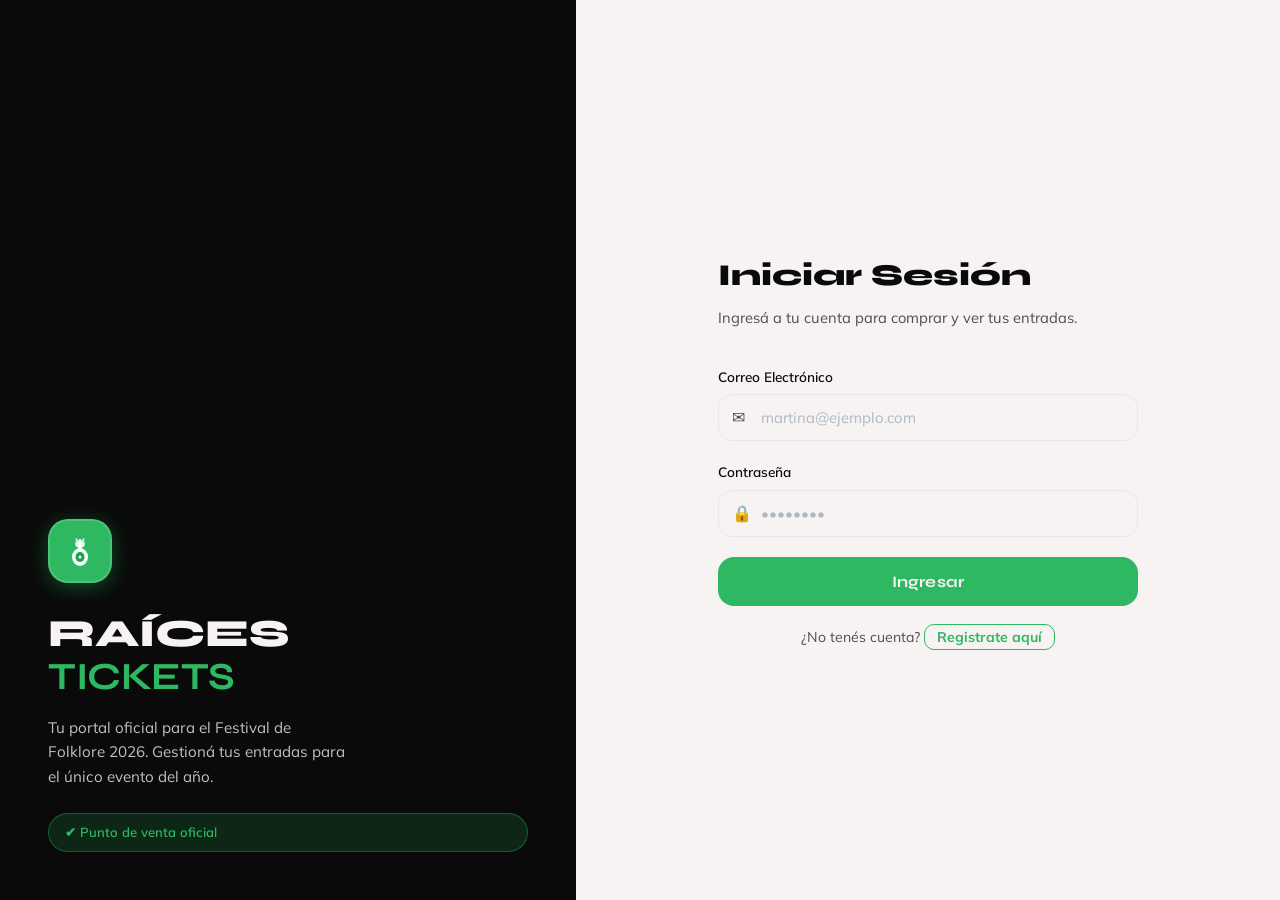
<file: PROYECTO FOLKLORE/vista/modulos/index.html>
<!DOCTYPE html>
<html lang="es">
<head>
  <meta charset="UTF-8" />
  <meta name="viewport" content="width=device-width, initial-scale=1.0" />
  <title>Iniciar Sesión — Raíces Tickets</title>
  <link rel="stylesheet" href="../../assets/css/estilos.css" />
  <link rel="icon" type="image/png" href="../../files/img/favicon.png" />
</head>

<body>

  <div class="auth-wrapper">

    <!-- ═══ PANEL IZQUIERDO ═══ -->
    <div class="auth-panel-izquierdo">
      <div class="logo-icono">
        <svg width="36" height="36" viewBox="0 0 36 36" fill="none" xmlns="http://www.w3.org/2000/svg">
          <!-- Silueta guitarra folklórica estilizada -->
          <ellipse cx="18" cy="24" rx="8" ry="9" fill="white" fill-opacity="0.95"/>
          <ellipse cx="18" cy="24" rx="4.5" ry="5" fill="#16a34a"/>
          <rect x="16.5" y="6" width="3" height="13" rx="1.5" fill="white" fill-opacity="0.95"/>
          <ellipse cx="18" cy="11" rx="5" ry="4" fill="white" fill-opacity="0.85"/>
          <circle cx="18" cy="24" r="1.5" fill="white"/>
          <!-- clavija -->
          <rect x="20.5" y="5" width="2" height="3" rx="1" fill="white" fill-opacity="0.7"/>
          <rect x="13.5" y="5" width="2" height="3" rx="1" fill="white" fill-opacity="0.7"/>
        </svg>
      </div>
      <p class="logo-titulo">RAÍCES</p>
      <p class="logo-subtitulo">TICKETS</p>
      <p class="logo-descripcion">
        Tu portal oficial para el Festival de Folklore 2026.
        Gestioná tus entradas para el único evento del año.
      </p>
      <span class="badge-oficial">✔ Punto de venta oficial</span>
    </div>

    <!-- ═══ PANEL DERECHO — FORMULARIO ═══ -->
    <div class="auth-panel-derecho">
      <div class="auth-formulario-contenedor">

        <h1 class="auth-titulo">Iniciar Sesión</h1>
        <p class="auth-subtitulo">Ingresá a tu cuenta para comprar y ver tus entradas.</p>

        <!-- Alerta de error global -->
        <div class="alerta-error" id="alertaLogin">
          Credenciales incorrectas. Revisá tu correo y contraseña.
        </div>

        <!-- Formulario -->
        <div id="formLogin">

          <div class="campo-grupo">
            <label for="emailLogin">Correo Electrónico</label>
            <div class="campo-input-wrapper">
              <span class="icono-campo">✉</span>
              <input
                type="email"
                id="emailLogin"
                class="campo-input"
                placeholder="martina@ejemplo.com"
                autocomplete="email"
              />
            </div>
            <span class="campo-error-msg" id="errorEmailLogin">Ingresá un correo válido.</span>
          </div>

          <div class="campo-grupo">
            <label for="passwordLogin">Contraseña</label>
            <div class="campo-input-wrapper">
              <span class="icono-campo">🔒</span>
              <input
                type="password"
                id="passwordLogin"
                class="campo-input"
                placeholder="••••••••"
                autocomplete="current-password"
              />
            </div>
            <span class="campo-error-msg" id="errorPasswordLogin">La contraseña no puede estar vacía.</span>
          </div>

          <button class="btn-principal" id="btnIngresar" onclick="manejarLogin()">
            Ingresar
          </button>

          <div class="auth-enlace-inferior">
            ¿No tenés cuenta? <a href="registro.html">Registrate aquí</a>
          </div>

        </div>
        <!-- /formLogin -->

      </div>
    </div>
    <!-- /panel derecho -->

  </div>

  <script src="../../assets/javascript/autenticacion.js"></script>
</body>
</html>
</file>
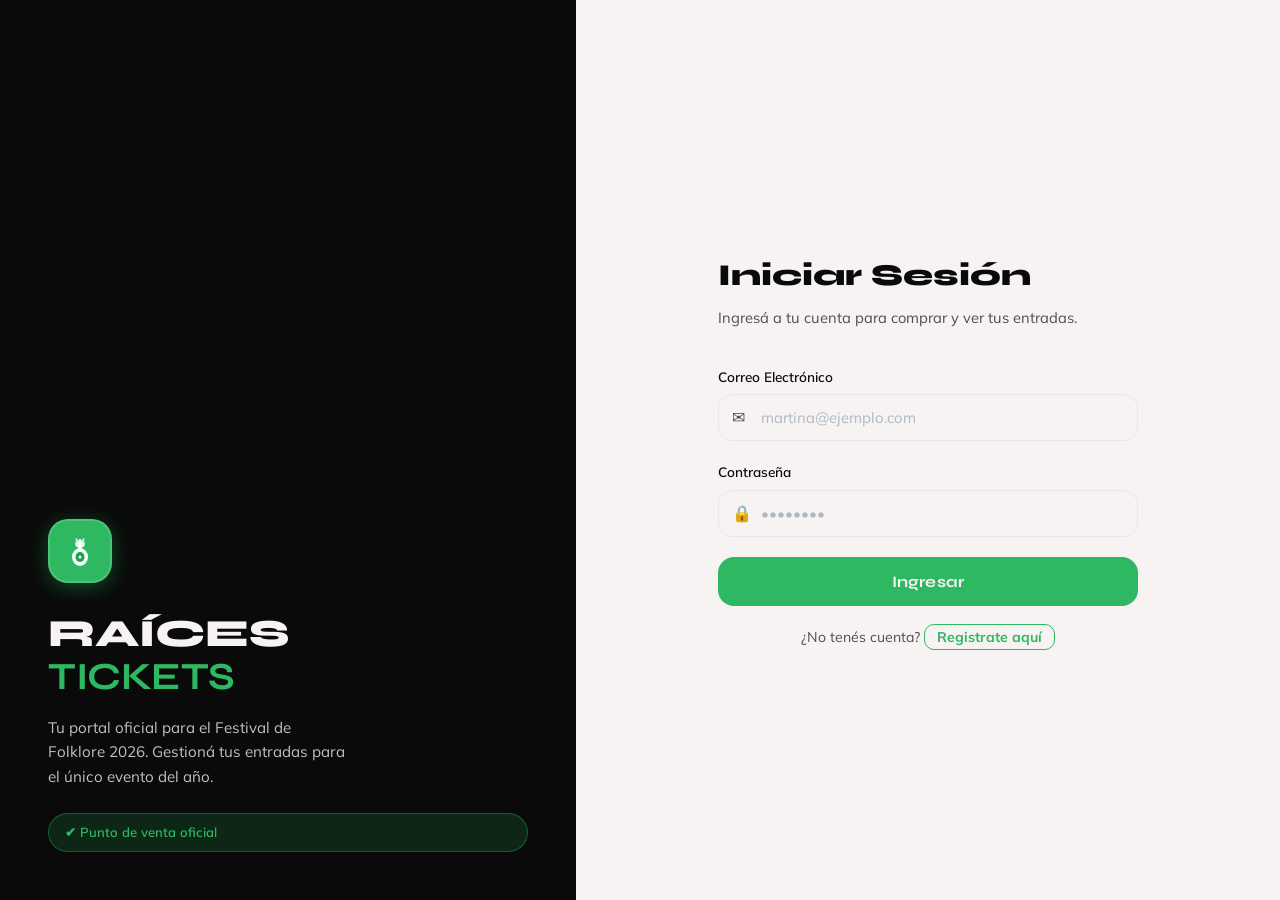
<file: PROYECTO FOLKLORE/vista/modulos/menu.html>
<!DOCTYPE html>
<html lang="es">
<head>
  <meta charset="UTF-8" />
  <meta name="viewport" content="width=device-width, initial-scale=1.0" />
  <title>Menú Principal — Raíces Tickets</title>
  <link rel="stylesheet" href="../../assets/css/estilos.css" />
  <link rel="icon" type="image/png" href="../../files/img/favicon.png" />
</head>

<body>

  <!-- ═══ NAVBAR ═══ -->
<nav class="navbar">
  <a href="menu.html" class="navbar-marca">
    <div class="navbar-logo-icono">
      <svg width="22" height="22" viewBox="0 0 36 36" fill="none" xmlns="http://www.w3.org/2000/svg">
        <ellipse cx="18" cy="24" rx="8" ry="9" fill="white" fill-opacity="0.95"/>
        <ellipse cx="18" cy="24" rx="4.5" ry="5" fill="#16a34a"/>
        <rect x="16.5" y="6" width="3" height="13" rx="1.5" fill="white" fill-opacity="0.95"/>
        <ellipse cx="18" cy="11" rx="5" ry="4" fill="white" fill-opacity="0.85"/>
        <circle cx="18" cy="24" r="1.5" fill="white"/>
      </svg>
    </div>
    <span class="navbar-nombre">RAÍCES</span>
  </a>

  <div class="navbar-links">
  <a href="menu.html" class="nav-link active">Grilla del Festival</a>
  <a href="sectores.html" class="nav-link">Sectores y Precios</a>
  <a href="mis-entradas.html" class="nav-link">Mis Entradas</a>
</div>
 

  <div class="navbar-user-profile">
    <div class="user-info">
      <span class="user-name" id="nombreUsuarioNav">Usuario</span>
      <span class="user-account" onclick="abrirModalCierreSesion()">Mi Cuenta</span>
    </div>
    <div class="user-avatar">M</div> </div>
</nav>

  <!-- ═══ HERO ═══ -->
  <section class="menu-hero">
    <div class="menu-hero-contenido">
      <div class="menu-bienvenida-tag">✦ Festival de Folklore 2026</div>
      <h1 class="menu-hero-titulo">
        Bienvenido al<br />
        <span>Sistema de Gestión</span>
      </h1>
      <p class="menu-hero-subtitulo">
        Seleccioná una función para continuar.
        Administrá noches, vendé entradas y controlá el acceso al evento.
      </p>
    </div>
  </section>

  <!-- ═══ CONTENIDO PRINCIPAL ═══ -->
  <!-- ═══ CONTENIDO PRINCIPAL: GRILLA Y FILTROS ═══ -->
<main class="menu-main">

  <!-- Banner de Información Importante (Idéntico a tu captura) -->
  <div class="alerta-info-compra">
    <div class="alerta-icono">
      <svg width="18" height="18" viewBox="0 0 24 24" fill="none" stroke="currentColor" stroke-width="2">
        <circle cx="12" cy="12" r="10"></circle>
        <line x1="12" y1="16" x2="12" y2="12"></line>
        <line x1="12" y1="8" x2="12.01" y2="8"></line>
      </svg>
    </div>
    <div class="alerta-texto">
      <strong>Información Importante para tu Compra</strong>
      <p>Entradas válidas por noche. Los precios varían según el Sector y la categoría. Pagos únicamente en <strong>efectivo</strong> en nuestros 5 puntos de venta adheridos. Política de anulación: 50% reintegro hasta 10 días antes.</p>
    </div>
  </div>

  <!-- Barra de Filtros en Píldoras (image_446c2b.png) -->
  <div class="filtros-noches-bar">
    <button class="filtro-pill active" data-filtro="todas">Todas las Noches</button>
    <button class="filtro-pill" data-filtro="1">Noche 1</button>
    <button class="filtro-pill" data-filtro="2">Noche 2</button>
    <button class="filtro-pill" data-filtro="3">Noche 3</button>
    <button class="filtro-pill" data-filtro="4-5">Noches 4 y 5</button>
  </div>

  <!-- Título Seccional -->
  <h2 class="grilla-principal-titulo">Grilla de <span class="texto-verde-resaltado">Presentaciones</span></h2>

  <!-- Contenedor del Grid Dinámico de Tarjetas -->
  <div class="grilla-presentaciones-cards" id="nochesContainer">
    <!-- Se inyectan por JavaScript con el diseño vertical exacto -->
  </div>
  
</main>

    <!-- Roles rápidos -->
    <!-- < <h2 class="seccion-titulo">Acceso por Rol</h2>
    <div class="roles-grid">
      <div class="rol-card" onclick="irA('compra')">
        <div class="rol-card-icono">🧑</div>
        <div class="rol-card-nombre">Comprador</div>
      </div>
      <div class="rol-card" onclick="irA('ventas')">
        <div class="rol-card-icono">🧑‍💼</div>
        <div class="rol-card-nombre">Vendedor</div>
      </div>
      <div class="rol-card" onclick="irA('admin')">
        <div class="rol-card-icono">🛠️</div>
        <div class="rol-card-nombre">Administrador</div>
      </div>
      <div class="rol-card" onclick="irA('cartelera')">
        <div class="rol-card-icono">🎪</div>
        <div class="rol-card-nombre">Organizador</div>
      </div>
      <div class="rol-card" onclick="irA('acceso')">
        <div class="rol-card-icono">🔐</div>
        <div class="rol-card-nombre">Seguridad</div>
      </div>
    </div> -->
    
  </main>

  <!-- ═══ MODAL CIERRE DE SESIÓN ═══ -->
  <div class="modal-overlay" id="modalCierreSesion" style="display: none;">
    <div class="modal-caja">
      <div class="modal-icono">👋</div>
      <h2 class="modal-titulo">¿Cerrar sesión?</h2>
      <p class="modal-desc">Vas a salir del sistema. Podrás volver a ingresar en cualquier momento.</p>
      <div class="modal-botones">
        <button class="btn-modal-cancelar" onclick="cerrarModal()">Cancelar</button>
        <button class="btn-modal-confirmar" onclick="confirmarCierreSesion()">Salir</button>
      </div>
    </div>
  </div>

  <script src="../../assets/javascript/menu.js"></script>
  <script src="../../assets/javascript/autenticacion.js"></script>
</body>
</html>
</file>
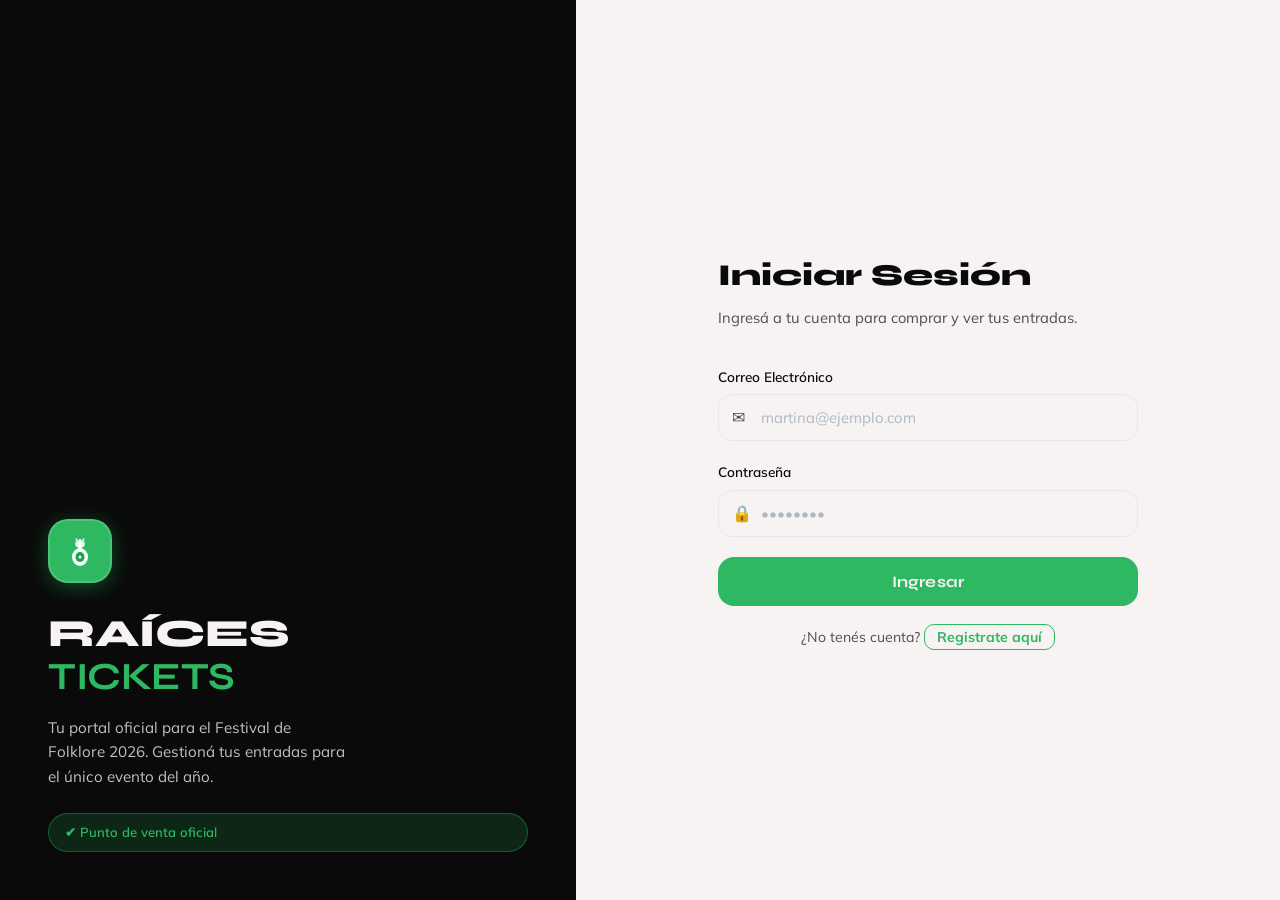
<file: PROYECTO FOLKLORE/vista/modulos/mis-entradas.html>
<!DOCTYPE html>
<html lang="es">
<head>
  <meta charset="UTF-8" />
  <meta name="viewport" content="width=device-width, initial-scale=1.0" />
  <title>Mis Entradas — Raíces Tickets</title>
  <link rel="stylesheet" href="../../assets/css/estilos.css" />
  <link rel="icon" type="image/png" href="../../files/img/favicon.png" />
</head>


<body>

<nav class="navbar">
  <a href="menu.html" class="navbar-marca">
    <div class="navbar-logo-icono">
      <svg width="22" height="22" viewBox="0 0 36 36" fill="none" xmlns="http://www.w3.org/2000/svg">
        <ellipse cx="18" cy="24" rx="8" ry="9" fill="white" fill-opacity="0.95"/>
        <ellipse cx="18" cy="24" rx="4.5" ry="5" fill="#16a34a"/>
        <rect x="16.5" y="6" width="3" height="13" rx="1.5" fill="white" fill-opacity="0.95"/>
        <ellipse cx="18" cy="11" rx="5" ry="4" fill="white" fill-opacity="0.85"/>
        <circle cx="18" cy="24" r="1.5" fill="white"/>
      </svg>
    </div>
    <span class="navbar-nombre">RAÍCES</span>
  </a>
    <div class="navbar-links">
      <a href="menu.html" class="nav-link">Grilla del Festival</a>
      <a href="sectores.html" class="nav-link">Sectores y Precios</a>
      <a href="mis-entradas.html" class="nav-link active">Mis Entradas</a>
    </div>
    <div class="navbar-user-profile">
    <div class="user-info">
      <span class="user-name" id="nombreUsuarioNav">Usuario</span>
      <span class="user-account" onclick="abrirModalCierreSesion()">Mi Cuenta</span>
    </div>
    <div class="user-avatar">M</div> </div>
  </nav>

  <main class="menu-main" style="max-width: 900px; margin: 40px auto; padding: 0 20px;">
    
    <div style="margin-bottom: 30px;">
      <h1 style="font-size: 1.8rem; color: #18181b;">Mis Entradas <span id="contador-entradas" style="color: #a1a1aa; font-weight: 500;">(0)</span></h1>
      <p style="color: #71717a;">Historial de entradas adquiridas y facturas emitidas.</p>
    </div>

    <!-- Estado Vacío -->
    <section class="estado-vacio-entradas" id="seccionVacia" style="display: none; background: white; border: 1px dashed #d4d4d8; border-radius: 16px; padding: 60px 20px; text-align: center;">
      <div style="font-size: 4rem; margin-bottom: 16px; opacity: 0.5;">🎫</div>
      <h2 style="margin-bottom: 8px; color: #3f3f46;">Todavía no tenés entradas</h2>
      <p style="margin-bottom: 24px; color: #71717a;">Explorá la grilla del festival y reservá tu lugar.</p>
      <button class="btn-principal" onclick="window.location.href='menu.html'">Ver Grilla</button>
    </section>

    <!-- Lista de Entradas -->
    <section id="seccionEntradas" style="display: none; display: flex; flex-direction: column; gap: 20px;">
      <div id="listaEntradas"></div>
    </section>

  </main>

  <!-- MODAL FACTURA -->
  <div class="modal-overlay" id="modalFactura" style="display: none;">
    <div class="modal-ticket-caja">
      <button class="btn-cerrar-modal" onclick="cerrarFactura()">✕</button>
      
      <div class="ticket-final-card">
        <div class="ticket-top-dark">
          <div style="color: #10b981; font-weight: bold; font-size: 0.9rem; margin-bottom: 10px;">🌲 RAÍCES TICKETS</div>
          <div style="display: flex; justify-content: space-between; align-items: flex-end;">
            <div>
              <h2 id="modal-titulo" style="color: white; margin: 0 0 5px 0; font-size: 1.5rem;">Noche 1</h2>
              <p id="modal-fecha" style="color: #a1a1aa; margin: 0; font-size: 0.9rem;">Viernes 20 de Noviembre - 20:00 hs</p>
            </div>
            <div style="text-align: right;">
              <span style="display: block; color: #a1a1aa; font-size: 0.7rem; letter-spacing: 1px;">FACTURA B</span>
              <strong id="modal-factura" style="color: white; font-size: 1.1rem;">FAC-000000</strong>
            </div>
          </div>
        </div>
        
        <div class="ticket-body-white">
          <div class="ticket-grid-info">
            <div class="t-dato"><label>LUGAR</label><strong id="modal-lugar">Único Estadio Municipal</strong></div>
            <div class="t-dato"><label>CLIENTE / DNI</label><strong id="modal-cliente">Usuario - DNI Pendiente</strong></div>
            <div class="t-dato"><label>SECTOR</label><strong id="modal-sector">...</strong></div>
            <div class="t-dato"><label>BUTACAS ASIGNADAS</label><strong id="modal-butacas">...</strong></div>
          </div>

          <div class="ticket-total-box">
            <div>
              <label>TOTAL ABONADO (CONTADO)</label>
              <strong id="modal-total" style="color: #10b981; font-size: 1.5rem; display: block; margin-top: 5px;">$ 0</strong>
            </div>
            <div style="text-align: right; color: #a1a1aa; font-size: 0.8rem;">
              <span style="display: block;">IVA Incluido</span>
              <span id="modal-emision">...</span>
            </div>
          </div>
          
          <div class="ticket-cut-line"></div>
          
          <div style="text-align: center; margin-top: 20px;">
            <div style="font-family: monospace; font-size: 2rem; letter-spacing: 5px; color: #3f3f46; margin-bottom: 10px;">||| || ||| | || |||</div>
            <p style="font-size: 0.75rem; color: #71717a;">La entrada es personal y cumple función de factura. El ingreso requiere presentar DNI.</p>
          </div>
        </div>
      </div>
    </div>
  </div>
  <!-- ═══ MODAL CIERRE DE SESIÓN (Mantenido por consistencia con la Navbar) ═══ -->
  <div class="modal-overlay" id="modalCierreSesion" style="display: none;" >
    <div class="modal-caja">
      <div class="modal-icono">👋</div>
      <h2 class="modal-titulo">¿Cerrar sesión?</h2>
      <p class="modal-desc">Vas a salir del sistema. Podrás volver a ingresar en cualquier momento.</p>
      <div class="modal-botones">
        <button class="btn-modal-cancelar" onclick="cerrarModal()">Cancelar</button>
        <button class="btn-modal-confirmar" onclick="confirmarCierreSesion()">Salir</button>
      </div>
    </div>
  </div>
<script src="../../assets/javascript/mis-entradas.js"></script>
<script src="../../assets/javascript/menu.js"></script>
<script src="../../assets/javascript/autenticacion.js"></script>
</body>
</html>
</file>
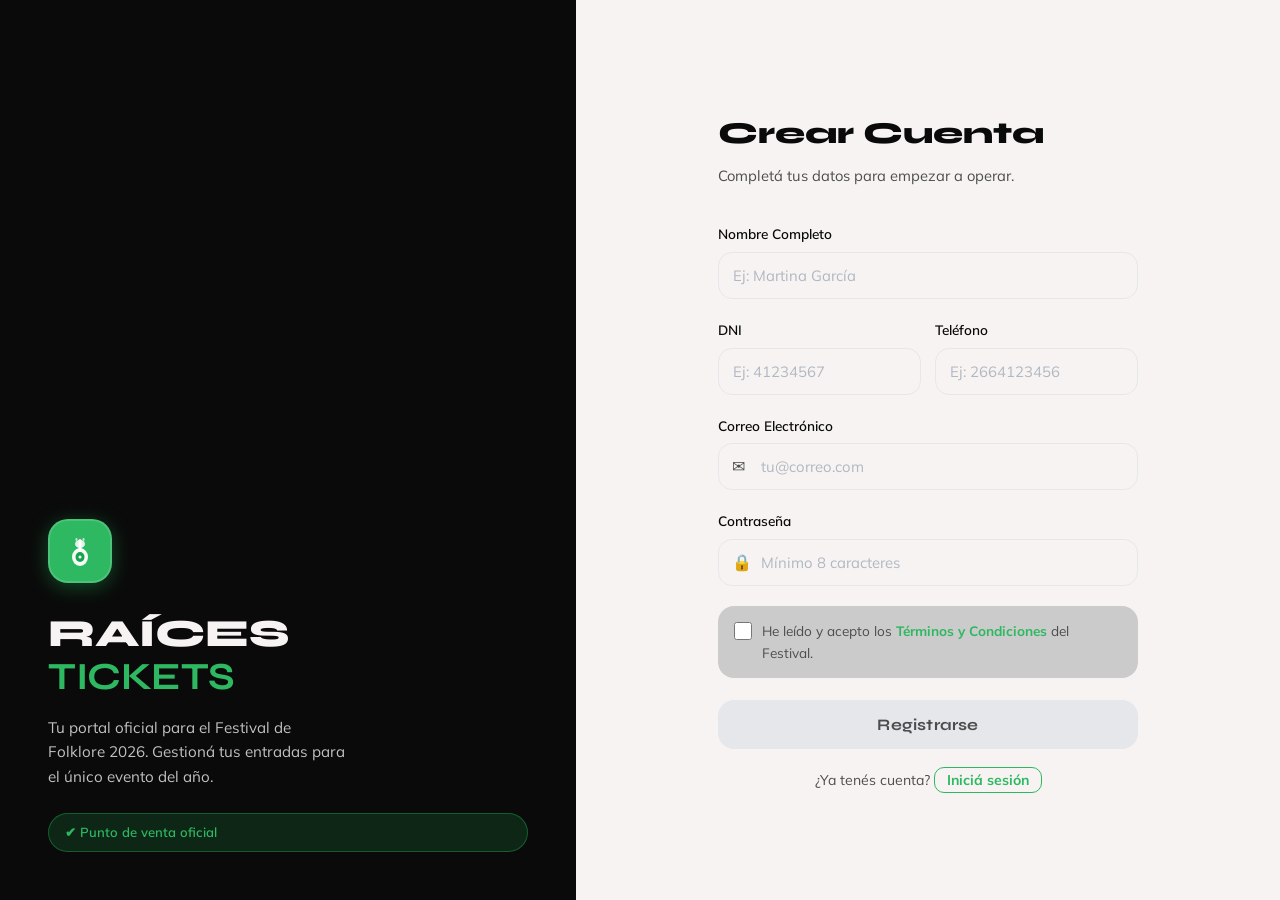
<file: PROYECTO FOLKLORE/vista/modulos/registro.html>
<!DOCTYPE html>
<html lang="es">
<head>
  <meta charset="UTF-8" />
  <meta name="viewport" content="width=device-width, initial-scale=1.0" />
  <title>Crear Cuenta — Raíces Tickets</title>
  <link rel="stylesheet" href="../../assets/css/estilos.css" />
  <link rel="icon" type="image/png" href="../../files/img/favicon.png" />
</head>

<body>

  <div class="auth-wrapper">

    <!-- ═══ PANEL IZQUIERDO ═══ -->
    <div class="auth-panel-izquierdo">
      <div class="logo-icono">
        <svg width="36" height="36" viewBox="0 0 36 36" fill="none" xmlns="http://www.w3.org/2000/svg">
          <ellipse cx="18" cy="24" rx="8" ry="9" fill="white" fill-opacity="0.95"/>
          <ellipse cx="18" cy="24" rx="4.5" ry="5" fill="#16a34a"/>
          <rect x="16.5" y="6" width="3" height="13" rx="1.5" fill="white" fill-opacity="0.95"/>
          <ellipse cx="18" cy="11" rx="5" ry="4" fill="white" fill-opacity="0.85"/>
          <circle cx="18" cy="24" r="1.5" fill="white"/>
          <rect x="20.5" y="5" width="2" height="3" rx="1" fill="white" fill-opacity="0.7"/>
          <rect x="13.5" y="5" width="2" height="3" rx="1" fill="white" fill-opacity="0.7"/>
        </svg>
      </div>
      <p class="logo-titulo">RAÍCES</p>
      <p class="logo-subtitulo">TICKETS</p>
      <p class="logo-descripcion">
        Tu portal oficial para el Festival de Folklore 2026.
        Gestioná tus entradas para el único evento del año.
      </p>
      <span class="badge-oficial">✔ Punto de venta oficial</span>
    </div>

    <!-- ═══ PANEL DERECHO — FORMULARIO ═══ -->
    <div class="auth-panel-derecho">
      <div class="auth-formulario-contenedor">

        <h1 class="auth-titulo">Crear Cuenta</h1>
        <p class="auth-subtitulo">Completá tus datos para empezar a operar.</p>

        <!-- Alerta global -->
        <div class="alerta-error" id="alertaRegistro"></div>

        <div id="formRegistro">

          <!-- Nombre completo -->
          <div class="campo-grupo">
            <label for="nombreCompleto">Nombre Completo</label>
            <div class="campo-input-wrapper">
              <input
                type="text"
                id="nombreCompleto"
                class="campo-input sin-icono"
                placeholder="Ej: Martina García"
                autocomplete="name"
              />
            </div>
            <span class="campo-error-msg" id="errorNombre">Ingresá tu nombre completo.</span>
          </div>

          <!-- DNI y Teléfono -->
          <div class="campos-fila">
            <div class="campo-grupo">
              <label for="dniRegistro">DNI</label>
              <div class="campo-input-wrapper">
                <input
                  type="text"
                  id="dniRegistro"
                  class="campo-input sin-icono"
                  placeholder="Ej: 41234567"
                  maxlength="8"
                />
              </div>
              <span class="campo-error-msg" id="errorDni">DNI inválido (7-8 dígitos).</span>
            </div>

            <div class="campo-grupo">
              <label for="telefonoRegistro">Teléfono</label>
              <div class="campo-input-wrapper">
                <input
                  type="tel"
                  id="telefonoRegistro"
                  class="campo-input sin-icono"
                  placeholder="Ej: 2664123456"
                />
              </div>
              <span class="campo-error-msg" id="errorTelefono">Teléfono inválido.</span>
            </div>
          </div>

          <!-- Correo electrónico -->
          <div class="campo-grupo">
            <label for="emailRegistro">Correo Electrónico</label>
            <div class="campo-input-wrapper">
              <span class="icono-campo">✉</span>
              <input
                type="email"
                id="emailRegistro"
                class="campo-input"
                placeholder="tu@correo.com"
                autocomplete="email"
              />
            </div>
            <span class="campo-error-msg" id="errorEmailReg">Ingresá un correo válido.</span>
          </div>

          <!-- Contraseña -->
          <div class="campo-grupo">
            <label for="passwordRegistro">Contraseña</label>
            <div class="campo-input-wrapper">
              <span class="icono-campo">🔒</span>
              <input
                type="password"
                id="passwordRegistro"
                class="campo-input"
                placeholder="Mínimo 8 caracteres"
                autocomplete="new-password"
              />
            </div>
            <span class="campo-error-msg" id="errorPassword">Mínimo 8 caracteres.</span>
          </div>

          <!-- Términos y condiciones -->
          <label class="terminos-grupo">
            <input type="checkbox" id="checkTerminos" onchange="toggleBotonRegistro()" />
            <span class="terminos-texto">
              He leído y acepto los
              <a href="#" class="terminos-enlace" onclick="abrirTerminos(event)">Términos y Condiciones</a>
              del Festival.
            </span>
          </label>

          <button
            class="btn-principal"
            id="btnRegistrarse"
            disabled
            onclick="manejarRegistro()"
          >
            Registrarse
          </button>

          <div class="auth-enlace-inferior">
            ¿Ya tenés cuenta? <a href="login.html">Iniciá sesión</a>
          </div>

        </div>
        <!-- /formRegistro -->

      </div>
    </div>

  </div>

  <!-- ═══ MODAL TÉRMINOS Y CONDICIONES ═══ -->
  <div class="modal-tyc-overlay" id="modalTerminos">
    <div class="modal-tyc-caja">

      <!-- Header -->
      <div class="modal-tyc-header">
        <div class="modal-tyc-header-texto">
          <div class="modal-tyc-tag">📜 Documento legal</div>
          <h2 class="modal-tyc-titulo">Términos y Condiciones</h2>
          <p class="modal-tyc-fecha">Festival de Folklore 2026 · Vigente desde el 1 de enero de 2026</p>
        </div>
        <button class="btn-cerrar-modal" onclick="cerrarTerminos()" title="Cerrar">✕</button>
      </div>

      <!-- Cuerpo scrolleable -->
      <div class="modal-tyc-body" id="tyc-body">

        <!-- Índice -->
        <div class="tyc-indice">
          <p class="tyc-indice-titulo">Contenido</p>
          <ol>
            <li><a href="#tyc-1">1. Aceptación de los términos</a></li>
            <li><a href="#tyc-2">2. Registro y cuenta de usuario</a></li>
            <li><a href="#tyc-3">3. Compra y validez de entradas</a></li>
            <li><a href="#tyc-4">4. Precios, descuentos y facturación</a></li>
            <li><a href="#tyc-5">5. Política de devoluciones y cancelaciones</a></li>
            <li><a href="#tyc-6">6. Normas de conducta en el evento</a></li>
            <li><a href="#tyc-7">7. Protección de datos personales</a></li>
            <li><a href="#tyc-8">8. Responsabilidad del sistema</a></li>
            <li><a href="#tyc-9">9. Propiedad intelectual</a></li>
            <li><a href="#tyc-10">10. Modificaciones y vigencia</a></li>
          </ol>
        </div>

        <!-- Sección 1 -->
        <div class="tyc-seccion" id="tyc-1">
          <span class="tyc-seccion-numero">01</span>
          <h3>Aceptación de los Términos</h3>
          <p>
            Al registrarse y utilizar el sistema Raíces Tickets, el usuario declara haber leído,
            comprendido y aceptado en su totalidad los presentes Términos y Condiciones.
            Si el usuario no estuviera de acuerdo con alguna de las disposiciones aquí
            establecidas, deberá abstenerse de utilizar el sistema.
          </p>
          <p style="margin-top: 10px;">
            La aceptación de estos términos es requisito indispensable para la creación de una
            cuenta, la compra de entradas y el acceso a cualquier funcionalidad del portal.
          </p>
        </div>

        <!-- Sección 2 -->
        <div class="tyc-seccion" id="tyc-2">
          <span class="tyc-seccion-numero">02</span>
          <h3>Registro y Cuenta de Usuario</h3>
          <p>Para utilizar el sistema, el usuario debe registrarse proporcionando:</p>
          <ul>
            <li>Nombre completo real (no se admiten seudónimos).</li>
            <li>Documento Nacional de Identidad (DNI) válido y vigente.</li>
            <li>Número de teléfono de contacto activo.</li>
            <li>Dirección de correo electrónico válida y de uso personal.</li>
            <li>Contraseña de al menos 8 caracteres.</li>
          </ul>
          <p style="margin-top: 10px;">
            El usuario es responsable de mantener la confidencialidad de sus credenciales.
            Cualquier actividad realizada desde su cuenta es de su exclusiva responsabilidad.
            En caso de acceso no autorizado, debe notificarlo de inmediato al equipo de soporte.
          </p>
        </div>

        <!-- Sección 3 -->
        <div class="tyc-seccion" id="tyc-3">
          <span class="tyc-seccion-numero">03</span>
          <h3>Compra y Validez de Entradas</h3>
          <p>
            Cada entrada adquirida a través del sistema es personal e intransferible.
            La entrada incluye un código de barras único generado al momento de la compra,
            cuya verificación se realizará en el control de acceso al estadio.
          </p>
          <ul>
            <li>Las entradas son válidas únicamente para la noche y sector indicados.</li>
            <li>Está terminantemente prohibida la reproducción o falsificación de entradas.</li>
            <li>La presentación de una entrada falsificada implica la denegación del acceso y posibles acciones legales.</li>
            <li>El sistema garantiza la unicidad de cada butaca; no se admiten reservas duplicadas.</li>
            <li>La generación del ticket no puede superar los 6 segundos desde la confirmación del pago.</li>
          </ul>
        </div>

        <!-- Sección 4 -->
        <div class="tyc-seccion" id="tyc-4">
          <span class="tyc-seccion-numero">04</span>
          <h3>Precios, Descuentos y Facturación</h3>
          <p>
            Los precios de las entradas varían según el sector (campo, platea, palco) y el
            tipo de cliente (general, jubilado, estudiante, personas con discapacidad).
            El sistema calcula automáticamente el precio correspondiente al seleccionar la
            butaca y el perfil del comprador.
          </p>
          <ul>
            <li>Los descuentos se aplican únicamente con la documentación acreditante vigente.</li>
            <li>El pago se realiza exclusivamente en efectivo en los puntos de venta habilitados.</li>
            <li>La entrada generada cumple función de factura y comprobante de pago válido.</li>
            <li>Los precios publicados incluyen todos los cargos e impuestos aplicables.</li>
          </ul>
        </div>

        <!-- Sección 5 -->
        <div class="tyc-seccion" id="tyc-5">
          <span class="tyc-seccion-numero">05</span>
          <h3>Política de Devoluciones y Cancelaciones</h3>
          <p>
            Las entradas adquiridas no tienen devolución salvo en los siguientes casos excepcionales:
          </p>
          <ul>
            <li>Cancelación oficial del evento por parte de la organización del Festival.</li>
            <li>Cambio de fecha de la noche para la cual fue adquirida la entrada.</li>
            <li>Error comprobable imputable al sistema de venta (duplicación técnica, precio incorrecto).</li>
          </ul>
          <p style="margin-top: 10px;">
            En caso de cancelación del evento, el reintegro se realizará en el mismo punto de
            venta donde se efectuó la compra, dentro de los 30 días corridos desde el anuncio oficial.
            No se aceptan solicitudes de devolución por razones personales del comprador.
          </p>
        </div>

        <!-- Sección 6 -->
        <div class="tyc-seccion" id="tyc-6">
          <span class="tyc-seccion-numero">06</span>
          <h3>Normas de Conducta en el Evento</h3>
          <p>
            Al adquirir una entrada, el usuario se compromete a respetar las normas de convivencia
            establecidas por la organización del Festival de Folklore 2026:
          </p>
          <ul>
            <li>Presentar la entrada original (digital o impresa) junto al DNI en el acceso.</li>
            <li>Respetar el sector y butaca asignados en la entrada.</li>
            <li>No ingresar con objetos prohibidos según el reglamento del estadio.</li>
            <li>Acatar las indicaciones del personal de seguridad en todo momento.</li>
            <li>No revender entradas por medios no autorizados.</li>
          </ul>
          <p style="margin-top: 10px;">
            El incumplimiento de estas normas podrá resultar en la expulsión del recinto sin
            derecho a reintegro y en la inhabilitación de la cuenta de usuario.
          </p>
        </div>

        <!-- Sección 7 -->
        <div class="tyc-seccion" id="tyc-7">
          <span class="tyc-seccion-numero">07</span>
          <h3>Protección de Datos Personales</h3>
          <p>
            Los datos personales recopilados durante el registro (nombre, DNI, teléfono, correo)
            serán utilizados exclusivamente para la gestión de cuentas y entradas del Festival.
            KPT Systems se compromete a:
          </p>
          <ul>
            <li>No ceder ni vender datos personales a terceros.</li>
            <li>Almacenar la información en servidores seguros con cifrado de datos.</li>
            <li>Permitir al usuario solicitar la eliminación de su cuenta y datos asociados.</li>
            <li>Cumplir con la Ley N.º 25.326 de Protección de Datos Personales de la República Argentina.</li>
          </ul>
        </div>

        <!-- Sección 8 -->
        <div class="tyc-seccion" id="tyc-8">
          <span class="tyc-seccion-numero">08</span>
          <h3>Responsabilidad del Sistema</h3>
          <p>
            Raíces Tickets no se responsabiliza por:
          </p>
          <ul>
            <li>Interrupciones del servicio causadas por fuerza mayor o fallos de conectividad externos.</li>
            <li>Pérdida de acceso a la cuenta por olvido de credenciales.</li>
            <li>Daños producidos por el uso indebido del sistema por parte del usuario.</li>
            <li>Cambios en la programación artística del Festival decididos por la organización.</li>
          </ul>
          <p style="margin-top: 10px;">
            El sistema funciona con cinco puntos de venta simultáneos. Ante cualquier discrepancia
            técnica, prevalecerá el registro de la base de datos central.
          </p>
        </div>

        <!-- Sección 9 -->
        <div class="tyc-seccion" id="tyc-9">
          <span class="tyc-seccion-numero">09</span>
          <h3>Propiedad Intelectual</h3>
          <p>
            El diseño, código, logotipos, textos y demás elementos del sistema Raíces Tickets
            son propiedad de KPT Systems. Queda expresamente prohibida su reproducción,
            distribución o modificación sin autorización escrita del equipo desarrollador.
          </p>
          <p style="margin-top: 10px;">
            El nombre "Festival de Folklore", su marca e imagen son propiedad de la organización
            del evento. Su uso en este sistema se realiza bajo acuerdo de licencia oficial.
          </p>
        </div>

        <!-- Sección 10 -->
        <div class="tyc-seccion" id="tyc-10">
          <span class="tyc-seccion-numero">10</span>
          <h3>Modificaciones y Vigencia</h3>
          <p>
            KPT Systems se reserva el derecho de modificar estos Términos y Condiciones en
            cualquier momento. Los cambios serán comunicados a los usuarios registrados por
            correo electrónico con al menos 7 días de anticipación.
          </p>
          <p style="margin-top: 10px;">
            El uso continuado del sistema luego de la notificación implica la aceptación de los
            nuevos términos. Estos Términos y Condiciones se rigen por las leyes de la
            República Argentina. Ante cualquier controversia, las partes se someten a la
            jurisdicción de los tribunales ordinarios de la provincia de San Luis.
          </p>
          <p style="margin-top: 10px; font-size: 0.83rem; color: var(--texto-claro);">
            <strong>KPT Systems</strong> — "Building smart Solutions"<br/>
            Contacto: soporte@raicestickets.com.ar
          </p>
        </div>

      </div>
      <!-- /tyc-body -->

      <!-- Footer -->
      <div class="modal-tyc-footer">
        <p class="tyc-footer-texto">Al hacer clic en "Aceptar" confirmás haber leído y comprendido estos términos.</p>
        <button class="btn-aceptar-tyc" onclick="aceptarTerminos()">
          ✔ Aceptar y cerrar
        </button>
      </div>

    </div>
  </div>
  <!-- /modal términos -->

  <script src="../../assets/javascript/autenticacion.js"></script>
  <script>
    function abrirTerminos(e) {
      e.preventDefault();
      document.getElementById('modalTerminos').classList.add('visible');
      // Scroll al inicio del contenido cada vez que se abre
      document.getElementById('tyc-body').scrollTop = 0;
    }

    function cerrarTerminos() {
      document.getElementById('modalTerminos').classList.remove('visible');
    }

    function aceptarTerminos() {
      // Marcar el checkbox automáticamente al aceptar
      const check = document.getElementById('checkTerminos');
      if (check) {
        check.checked = true;
        toggleBotonRegistro();
      }
      cerrarTerminos();
    }

    // Cerrar al hacer click fuera del modal
    document.getElementById('modalTerminos').addEventListener('click', function(e) {
      if (e.target === this) cerrarTerminos();
    });
  </script>
</body>
</html>
</file>
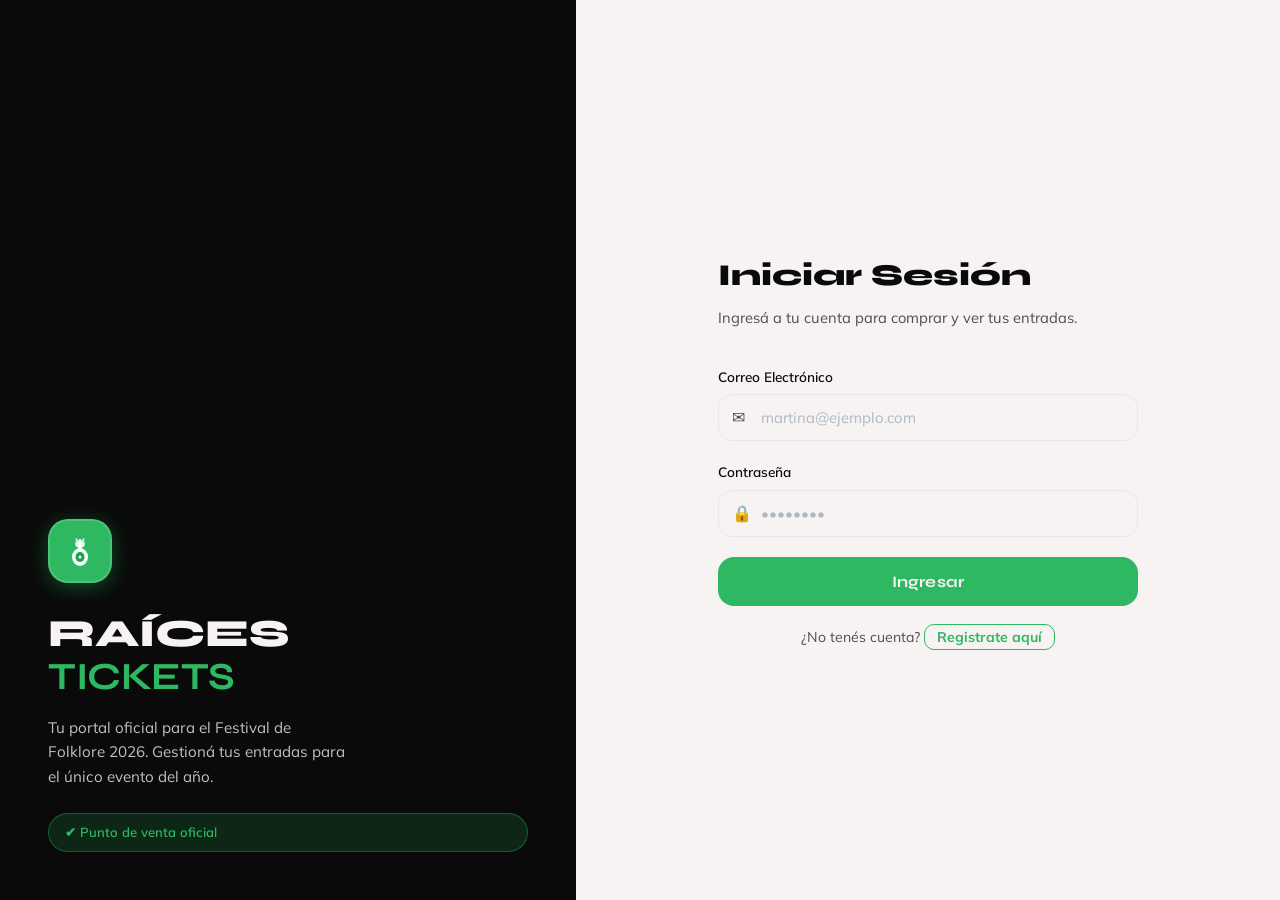
<file: PROYECTO FOLKLORE/vista/modulos/reserva.html>
<!DOCTYPE html>
<html lang="es">
<head>
  <meta charset="UTF-8" />
  <meta name="viewport" content="width=device-width, initial-scale=1.0" />
  <title>Reserva de Entradas — Raíces Tickets</title>
  <link rel="icon" type="image/png" href="../../assets/images/favicon.png" />
  <link rel="stylesheet" href="../../assets/css/estilos.css" />
  <link rel="icon" type="image/png" href="../../files/img/favicon.png" />
</head>
<body>

  <!-- ═══ NAVBAR ═══ -->
  <nav class="navbar">
    <a href="menu.html" class="navbar-marca">
      <div class="navbar-logo-icono">
        <svg width="22" height="22" viewBox="0 0 36 36" fill="none" xmlns="http://www.w3.org/2000/svg">
          <ellipse cx="18" cy="24" rx="8" ry="9" fill="white" fill-opacity="0.95"/>
          <ellipse cx="18" cy="24" rx="4.5" ry="5" fill="#16a34a"/>
          <rect x="16.5" y="6" width="3" height="13" rx="1.5" fill="white" fill-opacity="0.95"/>
          <ellipse cx="18" cy="11" rx="5" ry="4" fill="white" fill-opacity="0.85"/>
          <circle cx="18" cy="24" r="1.5" fill="white"/>
        </svg>
      </div>
      <span class="navbar-nombre">RAÍCES</span>
    </a>
    <div class="navbar-links">
      <a href="menu.html" class="nav-link active">Grilla del Festival</a>
      <a href="sectores.html" class="nav-link">Sectores y Precios</a>
      <a href="mis-entradas.html" class="nav-link">Mis Entradas</a>
    </div>
  <div class="navbar-user-profile">
    <div class="user-info">
      <span class="user-name" id="nombreUsuarioNav">Usuario</span>
      <span class="user-account" onclick="abrirModalCierreSesion()">Mi Cuenta</span>
    </div>
    <div class="user-avatar">M</div> </div>
    </div>
  </nav>

  <!-- ═══ CONTENIDO PRINCIPAL DE RESERVA ═══ -->
  <main class="reserva-main">
    
    <!-- PASO 1: SELECCIÓN DE SECTOR Y BUTACAS -->
    <div id="paso-1-seleccion">
      <button class="btn-volver-link" onclick="window.location.href='menu.html'">
        &lt; Volver a Grilla
      </button>

      <div class="reserva-layout-grid">
        
        <!-- Columna Izquierda: Configurador -->
        <div class="reserva-col-izq">
          <!-- Cabecera de la Noche -->
          <div class="reserva-header-card">
            <div class="reserva-info-noche">
              <h1>Noche 1: Gran Apertura</h1>
              <p>🗓 Viernes 20 de Noviembre &nbsp;&nbsp; 📍 Estadio Municipal</p>
            </div>
            <div class="reserva-tarifa-base">
              <span>TARIFA BASE GENERAL</span>
              <strong>$ 12.000</strong>
            </div>
          </div>

          <!-- Selector de Sectores -->
          <div class="reserva-seccion-bloque">
            <h2>1. Elegí tu Sector</h2>
            <div class="sectores-cards-container">
              <div class="sector-card" onclick="seleccionarSector('A', 18000)">
                <div class="sector-badge badge-a">A</div>
                <span>Sector A (Platea VIP)</span>
              </div>
              <div class="sector-card" onclick="seleccionarSector('B', 14400)">
                <div class="sector-badge badge-b">B</div>
                <span>Sector B (Platea Media)</span>
              </div>
              <div class="sector-card" onclick="seleccionarSector('C', 12000)">
                <div class="sector-badge badge-c">C</div>
                <span>Sector C (General)</span>
              </div>
            </div>
          </div>

          <!-- Mapa de Butacas (Oculto hasta elegir sector) -->
          <div class="reserva-seccion-bloque" id="bloque-mapa" style="display: none;">
            <h2>2. Seleccioná tus Butacas</h2>
            <p class="subtitulo-bloque">Sector A - Fila 1 a 4. Límite: 4 butacas.</p>
            
            <div class="mapa-butacas-container">
              <div class="escenario-bar">ESCENARIO</div>
              <div class="grilla-butacas" id="grilla-butacas">
                <!-- Se inyecta por JS -->
              </div>
            </div>
          </div>
        </div>

        <!-- Columna Derecha: Resumen (Sticky) -->
        <div class="reserva-col-der">
          <div class="resumen-card">
            <h3>Resumen</h3>
            
            <!-- Estado Vacío -->
            <div id="resumen-vacio" class="resumen-vacio">
              <div class="icono-ticket-vacio">🎫</div>
              <p>Aún no seleccionaste ninguna butaca.</p>
            </div>

            <!-- Estado con Selección -->
            <div id="resumen-lleno" class="resumen-lleno" style="display: none;">
              <ul class="lista-butacas-seleccionadas" id="lista-resumen">
                <!-- Items inyectados por JS -->
              </ul>
              
              <div class="resumen-totales">
                <div class="linea-total-secundaria">
                  <span id="txt-subtotal">Subtotal (0 entradas)</span>
                  <span id="monto-subtotal">$ 0</span>
                </div>
                <div class="linea-total-descuento">
                  <span>Descuento Anticipada (10%)</span>
                  <span id="monto-descuento">- $ 0</span>
                </div>
                <div class="linea-total-final">
                  <span>Total a Pagar</span>
                  <strong id="monto-total">$ 0</strong>
                </div>
              </div>

              <button class="btn-continuar-reserva" onclick="irAPaso2()">Continuar Reserva &rarr;</button>
            </div>
          </div>
        </div>
      </div>
    </div>

    <!-- PASO 2: CHECKOUT / CONFIRMACIÓN -->
    <div id="paso-2-checkout" style="display: none;">
      <button class="btn-volver-link" onclick="volverAPaso1()">
        &lt; Volver a Selección
      </button>

      <div class="checkout-card-central">
        <div class="checkout-header-dark">
          <h2>🎟 Reserva de Entradas</h2>
          <p>Generá tu comprobante para abonar en efectivo.</p>
        </div>

        <div class="checkout-body">
          <div class="alerta-pago-efectivo">
            <strong>Importante: Pago en Efectivo</strong>
            <p>Según las bases del festival, la forma de venta es <strong>únicamente de contado en efectivo</strong>. Al confirmar, emitiremos tu entrada/factura en menos de 6 segundos. Deberás presentarla en boletería.</p>
          </div>

          <div class="checkout-datos-grid">
            <h3 class="checkout-seccion-titulo">Titular de la Compra</h3>
            <div class="datos-fila">
              <div>
                <label>Nombre</label>
                <strong id="checkout-nombre">Cargando...</strong>
              </div>
              <div>
                <label>DNI</label>
                <strong id="checkout-dni">Cargando...</strong>
              </div>
            </div>

            <h3 class="checkout-seccion-titulo mt-4">Detalle</h3>
            <div class="datos-fila-detalle">
              <span>Festival</span>
              <strong>Noche 1: Gran Apertura</strong>
            </div>
            <div class="datos-fila-detalle">
              <span>Butacas asignadas</span>
              <strong id="checkout-butacas">A-F2-B5, A-F2-B4...</strong>
            </div>
            <div class="datos-fila-detalle">
              <span>Categoría y Sector</span>
              <strong id="checkout-sector">Mayores - Sector A (Platea VIP)</strong>
            </div>
          </div>

          <div class="checkout-total-bar">
            <span>Total a Efectivizar</span>
            <strong id="checkout-monto-total">$ 64.800</strong>
          </div>

          <button class="btn-confirmar-emitir" onclick="irAPaso3()">
            ✓ Confirmar y Emitir Factura
          </button>
        </div>
      </div>
    </div>

    <!-- PASO 3: TICKET DE ÉXITO -->
    <div id="paso-3-exito" style="display: none;">
      <div class="exito-header-central">
        <div class="circulo-check">✓</div>
        <h1>¡Entrada Emitida con Éxito!</h1>
        <p>Operación generada en 1.2s. Encontrala siempre en "Mis Entradas".</p>
      </div>

      <div class="ticket-final-card">
        <div class="ticket-top-dark">
          <div class="ticket-marca">🌲 RAÍCES TICKETS</div>
          <div class="ticket-noche-info">
            <h2>Noche 1: Gran Apertura</h2>
            <p>Viernes 20 de Noviembre - 20:00 hs</p>
          </div>
          <div class="ticket-factura-info">
            <span>FACTURA B</span>
            <strong>FAC-515253</strong>
          </div>
        </div>
        
        <div class="ticket-body-white">
          <div class="ticket-grid-info">
            <div class="t-dato">
              <label>LUGAR</label>
              <strong>Único Estadio Municipal</strong>
            </div>
            <div class="t-dato">
              <label>CLIENTE / DNI</label>
              <strong id="ticket-cliente">Cargando...</strong>
            </div>
            <div class="t-dato">
              <label>SECTOR</label>
              <strong id="ticket-sector">Sector A (Platea VIP)</strong>
            </div>
            <div class="t-dato">
              <label>BUTACAS ASIGNADAS</label>
              <strong id="ticket-butacas">A-F2-B5, A-F2-B4...</strong>
            </div>
          </div>

          <div class="ticket-total-box">
            <div>
              <label>TOTAL ABONADO (CONTADO)</label>
              <strong id="ticket-monto-total" class="text-verde">$ 64.800</strong>
            </div>
            <div class="ticket-fecha-hora">
              <span>IVA Incluido</span>
              <span>17/6/2026 14:13:45</span>
            </div>
          </div>
          
          <div class="ticket-cut-line"></div>
          
          <div class="ticket-barcode-area">
            <div class="barcode-simulated">[   | | || | | || |   ]</div>
            <span class="barcode-numbers">5 1 5 2 5 3 &nbsp; 4 &nbsp; 3 1 3 5</span>
            <p>La entrada es personal y cumple función de factura. El ingreso requiere presentar DNI.</p>
          </div>
        </div>
      </div>

      <div class="exito-acciones">
        <button class="btn-outline" onclick="window.location.href='menu.html'">Volver a la Grilla</button>
        <button class="btn-dark" onclick="window.location.href='mis-entradas.html'">🎫 Ir a Mis Entradas</button>
      </div>
    </div>

  </main>
  <!-- ═══ MODAL CIERRE DE SESIÓN ═══ -->
  <div class="modal-overlay" id="modalCierreSesion" style="display: none;">
    <div class="modal-caja">
      <div class="modal-icono">👋</div>
      <h2 class="modal-titulo">¿Cerrar sesión?</h2>
      <p class="modal-desc">Vas a salir del sistema. Podrás volver a ingresar en cualquier momento.</p>
      <div class="modal-botones">
        <button class="btn-modal-cancelar" onclick="cerrarModal()">Cancelar</button>
        <button class="btn-modal-confirmar" onclick="confirmarCierreSesion()">Salir</button>
      </div>
    </div>
  </div>
  <script src="../../assets/javascript/reserva.js"></script>
  <script src="../../assets/javascript/menu.js"></script>
  <script src="../../assets/javascript/autenticacion.js"></script>
</body>
</html>
</file>
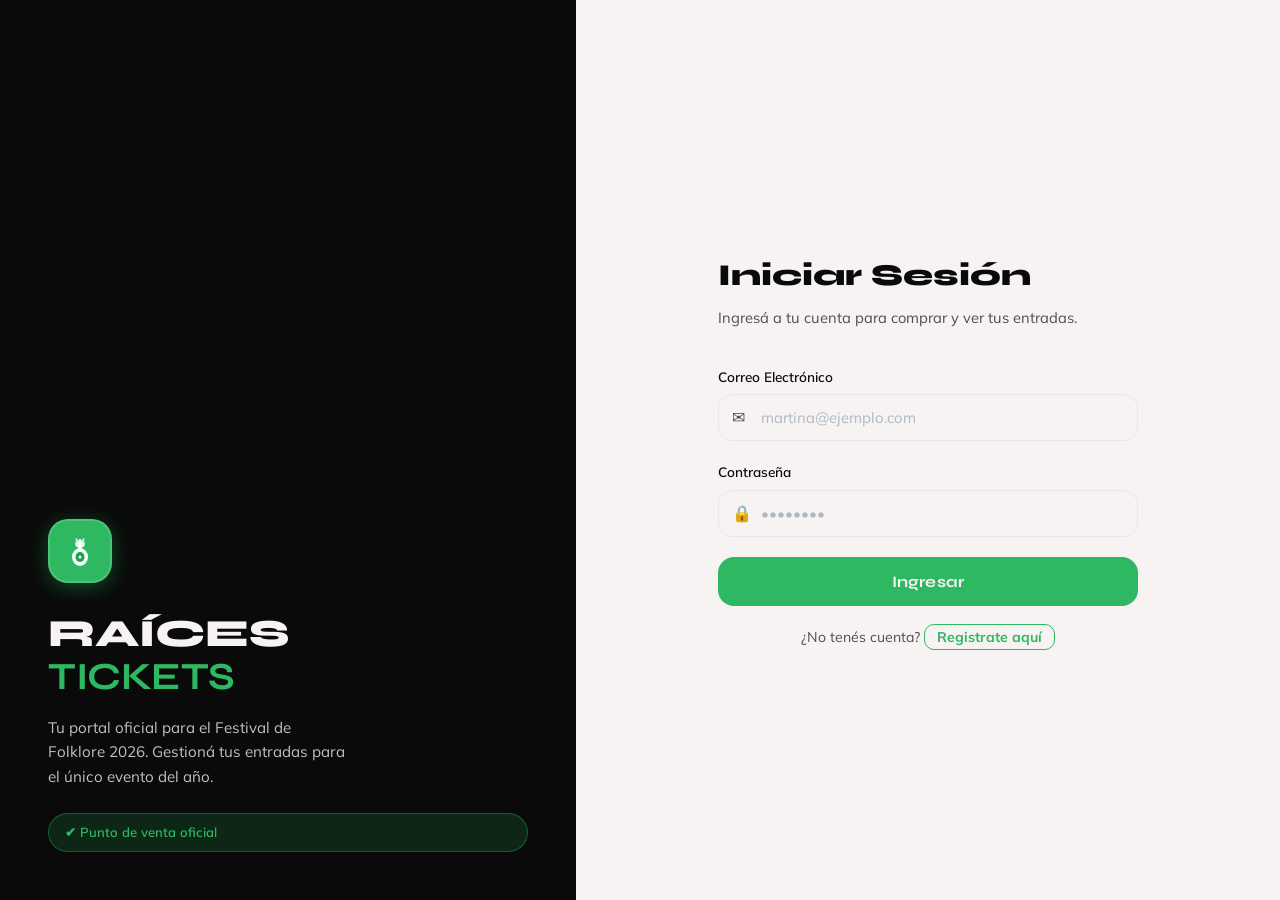
<file: PROYECTO FOLKLORE/vista/modulos/sectores.html>
<!DOCTYPE html>
<html lang="es">
<head>
  <meta charset="UTF-8" />
  <meta name="viewport" content="width=device-width, initial-scale=1.0" />
  <title>Sectores y Precios — Raíces Tickets</title>
  <link rel="stylesheet" href="../../assets/css/estilos.css" />
  <link rel="icon" type="image/png" href="../../files/img/favicon.png" />
</head>

<body>

  <!-- ═══ NAVBAR ACTUALIZADA CON ENLACES OPERATIVOS ═══ -->
  <nav class="navbar">
    <a href="menu.html" class="navbar-marca">
      <div class="navbar-logo-icono">
        <svg width="22" height="22" viewBox="0 0 36 36" fill="none" xmlns="http://www.w3.org/2000/svg">
          <ellipse cx="18" cy="24" rx="8" ry="9" fill="white" fill-opacity="0.95"/>
          <ellipse cx="18" cy="24" rx="4.5" ry="5" fill="#16a34a"/>
          <rect x="16.5" y="6" width="3" height="13" rx="1.5" fill="white" fill-opacity="0.95"/>
          <ellipse cx="18" cy="11" rx="5" ry="4" fill="white" fill-opacity="0.85"/>
          <circle cx="18" cy="24" r="1.5" fill="white"/>
        </svg>
      </div>
      <span class="navbar-nombre">RAÍCES</span>
    </a>

    <div class="navbar-links">
      <a href="menu.html" class="nav-link">Grilla del Festival</a>
      <a href="sectores.html" class="nav-link active">Sectores y Precios</a>
      <a href="mis-entradas.html" class="nav-link">Mis Entradas</a>
    </div>

    <div class="navbar-user-profile">
      <div class="user-info">
        <span class="user-name" id="nombreUsuarioNav">Usuario</span>
        <span class="user-account" onclick="abrirModalCierreSesion()">Mi Cuenta</span>
      </div>
      <div class="user-avatar">M</div> 
    </div>
  </nav>

  <!-- ═══ CONTENIDO PRINCIPAL DE SECTORES Y PRECIOS ═══ -->
  <main class="menu-main">
    <section class="sectores-precios-section">
      
      <header class="seccion-header">
        <h1 class="seccion-principal-titulo">Sectores y Precios</h1>
        <p class="seccion-subtitulo">El estadio se divide en sectores con diferentes multiplicadores de tarifa base.</p>
      </header>

      <!-- Contenedor del Mapa Visual del Estadio -->
      <div class="estadio-card-mapa">
        <div class="estadio-visual">
          <div class="bloque-escenario">ESCENARIO</div>
          <div class="bloque-sector sector-a">SECTOR A (VIP)</div>
          <div class="bloque-sector sector-b">SECTOR B (Media)</div>
          <div class="bloque-sector sector-c">SECTOR C (General)</div>
        </div>
      </div>

      <!-- Contenedor de la Tabla de Tarifas -->
      <div class="tabla-precios-wrapper">
        <h2 class="tabla-titulo">Tabla de Precios Referenciales (Mayores)</h2>
        
        <div class="tabla-responsive-container">
          <table class="tabla-precios">
            <thead>
              <tr>
                <th>Noche del Festival</th>
                <th>Sector C (Base)</th>
                <th>Sector B (+20%)</th>
                <th>Sector A (+50%)</th>
              </tr>
            </thead>
            <tbody>
              <tr>
                <td><strong>Noche 1: Gran Apertura</strong></td>
                <td class="col-sector-c">$ 12.000</td>
                <td class="col-sector-b">$ 14.400</td>
                <td class="col-sector-a">$ 18.000</td>
              </tr>
              <tr>
                <td><strong>Noche 2: Pura Tradición</strong></td>
                <td class="col-sector-c">$ 15.000</td>
                <td class="col-sector-b">$ 18.000</td>
                <td class="col-sector-a">$ 22.500</td>
              </tr>
              <tr>
                <td><strong>Noche 3: Voces Jóvenes</strong></td>
                <td class="col-sector-c">$ 18.000</td>
                <td class="col-sector-b">$ 21.600</td>
                <td class="col-sector-a">$ 27.000</td>
              </tr>
              <tr>
                <td><strong>Noche 4: Fiesta Norteña</strong></td>
                <td class="col-sector-c">$ 12.000</td>
                <td class="col-sector-b">$ 14.400</td>
                <td class="col-sector-a">$ 18.000</td>
              </tr>
              <tr>
                <td><strong>Noche 5: Cierre de Oro</strong></td>
                <td class="col-sector-c">$ 15.000</td>
                <td class="col-sector-b">$ 18.000</td>
                <td class="col-sector-a">$ 22.500</td>
              </tr>
            </tbody>
          </table>
        </div>
        
        <p class="tabla-nota-pie">
          * Menores (hasta 12 años) y Jubilados cuentan con un 30% de descuento sobre el precio final al seleccionar su categoría en la compra.
        </p>
      </div>

    </section>
  </main>

  <!-- ═══ MODAL CIERRE DE SESIÓN (Mantenido por consistencia con la Navbar) ═══ -->
  <div class="modal-overlay" id="modalCierreSesion" style="display: none;" >
    <div class="modal-caja">
      <div class="modal-icono">👋</div>
      <h2 class="modal-titulo">¿Cerrar sesión?</h2>
      <p class="modal-desc">Vas a salir del sistema. Podrás volver a ingresar en cualquier momento.</p>
      <div class="modal-botones">
        <button class="btn-modal-cancelar" onclick="cerrarModal()">Cancelar</button>
        <button class="btn-modal-confirmar" onclick="confirmarCierreSesion()">Salir</button>
      </div>
    </div>
  </div>

  <!-- Vinculación de tus scripts originales para mantener vivas las funciones de usuario -->
  <script src="../../assets/javascript/menu.js"></script>
  <script src="../../assets/javascript/autenticacion.js"></script>
</body>
</html>
</file>
<file: PROYECTO FOLKLORE/assets/css/estilos.css>
/* ============================================================
   RAÍCES TICKETS — Sistema de Estilos
   Festival de Folklore 2026
   ============================================================ */

@import url('https://fonts.googleapis.com/css2?family=Syne:wght@400;600;700;800&family=Mulish:wght@300;400;500;600&display=swap');

/* ── Variables globales ── */
:root {
  --verde-principal: #2eb861;
  --verde-oscuro:    #117234;
  --verde-claro:     #b3e1c3;
  --negro:           #0a0a0a;
  --gris-oscuro:     #1a1a1a;
  --gris-medio:      #2d2d2d;
  --gris-suave:      #cbcbcb;
  --blanco:          #f7f3f3;
  --texto-claro:     #4d4d4d;
  --borde:           #e5e7eb;
  --error:           #ef4444;
  --sombra:          0 4px 24px rgba(0,0,0,0.10);
  --radio:           18px;
  --transicion:      all 0.25s cubic-bezier(0.4, 0, 0.2, 1);
}

/* ── Reset y base ── */
*, *::before, *::after {
  box-sizing: border-box;
  margin: 0;
  padding: 0;
}

html { scroll-behavior: smooth; }

body {
  font-family: 'Mulish', sans-serif;
  background: var(--gris-suave);
  color: var(--negro);
  min-height: 100vh;
  line-height: 1.6;
}

/* ============================================================
   LAYOUT AUTH (Login & Registro)
   ============================================================ */
.auth-wrapper {
  display: flex;
  min-height: 100vh;
}

/* Panel izquierdo — imagen + marca */
.auth-panel-izquierdo {
  width: 45%;
  position: relative;
  overflow: hidden;
  display: flex;
  flex-direction: column;
  justify-content: flex-end;
  padding: 48px;
  background: var(--negro);
}

.auth-panel-izquierdo::before {
  content: '';
  position: absolute;
  inset: 0;
  background-image: url('https://images.unsplash.com/photo-1504609773096-104ff2c73ba4?w=900&q=80');
  background-size: cover;
  background-position: center;
  opacity: 0.45;
  transition: var(--transicion);
}

.auth-panel-izquierdo::after {
  content: '';
  position: absolute;
  inset: 0;
  background: linear-gradient(
    to top,
    rgba(10,10,10,0.90) 0%,
    rgba(10,10,10,0.30) 60%,
    transparent 100%
  );
}

.auth-panel-izquierdo * { position: relative; z-index: 1; }

/* Logo */
.logo-icono {
  width: 64px;
  height: 64px;
  background: var(--verde-principal);
  border-radius: 20px;
  display: flex;
  align-items: center;
  justify-content: center;
  font-size: 26px;
  margin-bottom: 32px;
  flex-shrink: 0;
  overflow: hidden;
  border: 2px solid rgba(255,255,255,0.15);
  box-shadow: 0 4px 20px rgba(34,197,94,0.35);
}

/* Si se usa imagen como logo */
.logo-icono img {
  width: 100%;
  height: 100%;
  object-fit: cover;
  border-radius: inherit;
}

.logo-titulo {
  font-family: 'Syne', sans-serif;
  font-weight: 800;
  font-size: 2.4rem;
  color: var(--blanco);
  letter-spacing: -0.5px;
  line-height: 1;
  margin-bottom: 4px;
}

.logo-subtitulo {
  font-family: 'Syne', sans-serif;
  font-weight: 700;
  font-size: 2.4rem;
  color: var(--verde-principal);
  letter-spacing: -0.5px;
  line-height: 1;
  margin-bottom: 20px;
}

.logo-descripcion {
  font-size: 0.95rem;
  color: rgba(255,255,255,0.75);
  max-width: 300px;
  line-height: 1.6;
  margin-bottom: 24px;
}

.badge-oficial {
  display: inline-flex;
  align-items: center;
  gap: 8px;
  background: rgba(34,197,94,0.15);
  border: 1px solid rgba(34,197,94,0.35);
  color: var(--verde-principal);
  font-size: 0.82rem;
  font-weight: 600;
  padding: 8px 16px;
  border-radius: 99px;
}

/* Panel derecho — formulario */
.auth-panel-derecho {
  flex: 1;
  display: flex;
  align-items: center;
  justify-content: center;
  padding: 48px 40px;
  background: var(--blanco);
}

.auth-formulario-contenedor {
  width: 100%;
  max-width: 420px;
}

.auth-titulo {
  font-family: 'Syne', sans-serif;
  font-weight: 800;
  font-size: 1.9rem;
  color: var(--negro);
  margin-bottom: 6px;
}

.auth-subtitulo {
  font-size: 0.92rem;
  color: var(--texto-claro);
  margin-bottom: 36px;
}

/* ── Campos de formulario ── */
.campo-grupo {
  margin-bottom: 20px;
}

.campo-grupo label {
  display: block;
  font-size: 0.85rem;
  font-weight: 600;
  color: var(--negro);
  margin-bottom: 7px;
}

.campo-input-wrapper {
  position: relative;
}

.campo-input-wrapper .icono-campo {
  position: absolute;
  left: 14px;
  top: 50%;
  transform: translateY(-50%);
  color: var(--texto-claro);
  font-size: 16px;
  pointer-events: none;
}

.campo-input {
  width: 100%;
  padding: 13px 14px 13px 42px;
  border: 1.5px solid var(--borde);
  border-radius: 14px;
  font-family: 'Mulish', sans-serif;
  font-size: 0.93rem;
  color: var(--negro);
  background: var(--blanco);
  transition: var(--transicion);
  outline: none;
}

.campo-input:focus {
  border-color: var(--verde-principal);
  box-shadow: 0 0 0 3px rgba(34,197,94,0.12);
}

.campo-input.error-campo {
  border-color: var(--error);
}

.campo-input::placeholder { color: #b0b8c1; }

/* Sin icono (para campos de registro) */
.campo-input.sin-icono {
  padding-left: 14px;
}

/* Fila con 2 campos */
.campos-fila {
  display: grid;
  grid-template-columns: 1fr 1fr;
  gap: 14px;
}

/* Mensaje de error inline */
.campo-error-msg {
  display: none;
  font-size: 0.78rem;
  color: var(--error);
  margin-top: 5px;
}
.campo-error-msg.visible { display: block; }

/* ── Checkbox términos ── */
.terminos-grupo {
  display: flex;
  align-items: flex-start;
  gap: 10px;
  padding: 14px 16px;
  background: var(--gris-suave);
  border-radius: 16px;
  margin-bottom: 22px;
  cursor: pointer;
}

.terminos-grupo input[type="checkbox"] {
  width: 18px;
  height: 18px;
  accent-color: var(--verde-principal);
  cursor: pointer;
  flex-shrink: 0;
  margin-top: 2px;
}

.terminos-texto {
  font-size: 0.85rem;
  color: var(--texto-claro);
}

.terminos-enlace {
  color: var(--verde-principal);
  font-weight: 700;
  text-decoration: none;
}

.terminos-enlace:hover { text-decoration: underline; }

/* ── Botón principal ── */
.btn-principal {
  width: 100%;
  padding: 15px;
  background: var(--verde-principal);
  color: var(--blanco);
  font-family: 'Syne', sans-serif;
  font-weight: 700;
  font-size: 1rem;
  border: none;
  border-radius: 16px;
  cursor: pointer;
  transition: var(--transicion);
  letter-spacing: 0.2px;
}

.btn-principal:hover {
  background: var(--verde-oscuro);
  transform: translateY(-1px);
  box-shadow: 0 6px 20px rgba(34,197,94,0.30);
}

.btn-principal:active { transform: translateY(0); }

.btn-principal:disabled {
  background: var(--borde);
  color: var(--texto-claro);
  cursor: not-allowed;
  transform: none;
  box-shadow: none;
}

/* ── Enlace inferior ── */
.auth-enlace-inferior {
  text-align: center;
  margin-top: 20px;
  font-size: 0.88rem;
  color: var(--texto-claro);
}

.auth-enlace-inferior a {
  color: var(--verde-principal);
  font-weight: 700;
  text-decoration: none;
  border: 1.5px solid var(--verde-principal);
  padding: 3px 12px;
  border-radius: 10px;
  transition: var(--transicion);
}

.auth-enlace-inferior a:hover {
  background: var(--verde-principal);
  color: var(--blanco);
}

/* ── Alerta de error global ── */
.alerta-error {
  background: #fef2f2;
  border: 1.5px solid #fecaca;
  border-radius: 16px;
  padding: 12px 16px;
  font-size: 0.87rem;
  color: #b91c1c;
  margin-bottom: 20px;
  display: none;
}
.alerta-error.visible { display: block; }

/* ============================================================
   MENÚ PRINCIPAL
   ============================================================ */

/* Navbar */
.navbar {
  background: var(--negro);
  padding: 0 40px;
  height: 64px;
  display: flex;
  align-items: center;
  justify-content: space-between;
  position: sticky;
  top: 0;
  z-index: 100;
  box-shadow: 0 2px 12px rgba(0,0,0,0.3);
}

.navbar-marca {
  display: flex;
  align-items: center;
  gap: 12px;
  text-decoration: none;
}

.navbar-logo-icono {
  width: 38px;
  height: 38px;
  background: var(--verde-principal);
  border-radius: 12px;
  display: flex;
  align-items: center;
  justify-content: center;
  font-size: 18px;
  overflow: hidden;
}

.navbar-logo-icono img {
  width: 100%;
  height: 100%;
  object-fit: cover;
  border-radius: inherit;
}

.navbar-nombre {
  font-family: 'Syne', sans-serif;
  font-weight: 800;
  font-size: 1.1rem;
  color: var(--blanco);
  letter-spacing: -0.3px;
}

.navbar-nombre span { color: var(--verde-principal); }

.navbar-usuario {
  display: flex;
  align-items: center;
  gap: 14px;
}

.navbar-saludo {
  font-size: 0.88rem;
  color: rgba(255,255,255,0.65);
}

.navbar-saludo strong {
  color: var(--blanco);
  font-weight: 600;
}

.btn-cerrar-sesion {
  background: rgba(255,255,255,0.08);
  border: 1px solid rgba(255,255,255,0.15);
  color: rgba(255,255,255,0.80);
  font-family: 'Mulish', sans-serif;
  font-size: 0.82rem;
  font-weight: 600;
  padding: 8px 18px;
  border-radius: 12px;
  cursor: pointer;
  transition: var(--transicion);
}

.btn-cerrar-sesion:hover {
  background: rgba(255,255,255,0.15);
  color: var(--blanco);
}

/* Hero del menú */
.menu-hero {
  background: var(--negro);
  padding: 52px 40px 64px;
  position: relative;
  overflow: hidden;
}

.menu-hero::before {
  content: '';
  position: absolute;
  inset: 0;
  background: radial-gradient(ellipse at 70% 50%, rgba(34,197,94,0.12) 0%, transparent 65%);
  pointer-events: none;
}

.menu-hero-contenido { position: relative; max-width: 1200px; margin: 0 auto; }

.menu-bienvenida-tag {
  display: inline-flex;
  align-items: center;
  gap: 6px;
  background: rgba(34,197,94,0.12);
  border: 1px solid rgba(34,197,94,0.30);
  color: var(--verde-principal);
  font-size: 0.80rem;
  font-weight: 700;
  padding: 5px 14px;
  border-radius: 99px;
  text-transform: uppercase;
  letter-spacing: 1px;
  margin-bottom: 18px;
}

.menu-hero-titulo {
  font-family: 'Syne', sans-serif;
  font-weight: 800;
  font-size: clamp(1.8rem, 3.5vw, 2.8rem);
  color: var(--blanco);
  line-height: 1.15;
  margin-bottom: 14px;
  letter-spacing: -0.5px;
}

.menu-hero-titulo span { color: var(--verde-principal); }

.menu-hero-subtitulo {
  font-size: 0.97rem;
  color: rgba(255,255,255,0.60);
  max-width: 500px;
  line-height: 1.7;
}

/* Contenedor principal del menú */
.menu-main {
  max-width: 1200px;
  margin: 0 auto;
  padding: 40px 40px 60px;
}

/* Sección */
.seccion-titulo {
  font-family: 'Syne', sans-serif;
  font-weight: 700;
  font-size: 1.1rem;
  color: var(--negro);
  margin-bottom: 18px;
  padding-bottom: 10px;
  border-bottom: 2px solid var(--verde-claro);
}

/* Grid de cards de módulos */
.modulos-grid {
  display: grid;
  grid-template-columns: repeat(auto-fit, minmax(240px, 1fr));
  gap: 20px;
  margin-bottom: 40px;
}

.modulo-card {
  background: var(--blanco);
  border: 1.5px solid var(--borde);
  border-radius: 22px;
  padding: 28px 24px;
  cursor: pointer;
  transition: var(--transicion);
  text-decoration: none;
  display: block;
  position: relative;
  overflow: hidden;
}

.modulo-card::before {
  content: '';
  position: absolute;
  bottom: 0; left: 0; right: 0;
  height: 3px;
  background: var(--verde-principal);
  transform: scaleX(0);
  transform-origin: left;
  transition: transform 0.3s ease;
}

.modulo-card:hover {
  border-color: var(--verde-principal);
  box-shadow: 0 8px 30px rgba(34,197,94,0.12);
  transform: translateY(-3px);
}

.modulo-card:hover::before { transform: scaleX(1); }

.modulo-card-icono {
  width: 52px;
  height: 52px;
  background: var(--verde-claro);
  border-radius: 16px;
  display: flex;
  align-items: center;
  justify-content: center;
  font-size: 24px;
  margin-bottom: 16px;
}

.modulo-card-titulo {
  font-family: 'Syne', sans-serif;
  font-weight: 700;
  font-size: 1rem;
  color: var(--negro);
  margin-bottom: 6px;
}

.modulo-card-desc {
  font-size: 0.84rem;
  color: var(--texto-claro);
  line-height: 1.5;
}

/* Card de roles rápidos */
.roles-grid {
  display: grid;
  grid-template-columns: repeat(auto-fit, minmax(160px, 1fr));
  gap: 14px;
  margin-bottom: 40px;
}

.rol-card {
  background: var(--blanco);
  border: 1.5px solid var(--borde);
  border-radius: 18px;
  padding: 20px 16px;
  text-align: center;
  cursor: pointer;
  transition: var(--transicion);
}

.rol-card:hover {
  border-color: var(--verde-principal);
  background: var(--verde-claro);
}

.rol-card-icono { font-size: 28px; margin-bottom: 8px; }

.rol-card-nombre {
  font-family: 'Syne', sans-serif;
  font-weight: 700;
  font-size: 0.88rem;
  color: var(--negro);
}

/* Info strip noches */
.noches-strip {
  display: flex;
  gap: 14px;
  flex-wrap: wrap;
  margin-bottom: 40px;
}

.noche-chip {
  background: var(--blanco);
  border: 1.5px solid var(--borde);
  border-radius: 16px;
  padding: 13px 20px;
  display: flex;
  align-items: center;
  gap: 10px;
  transition: var(--transicion);
  cursor: pointer;
}

.noche-chip:hover {
  border-color: var(--verde-principal);
  background: var(--verde-claro);
}

.noche-chip-num {
  width: 32px; height: 32px;
  background: var(--verde-principal);
  border-radius: 10px;
  display: flex;
  align-items: center;
  justify-content: center;
  font-family: 'Syne', sans-serif;
  font-weight: 800;
  font-size: 0.88rem;
  color: var(--blanco);
}

.noche-chip-info { line-height: 1.3; }

.noche-chip-fecha {
  font-size: 0.78rem;
  color: var(--texto-claro);
}

.noche-chip-titulo {
  font-size: 0.88rem;
  font-weight: 600;
  color: var(--negro);
}

/* ── Modal confirmación cierre de sesión ── */
.modal-overlay {
  display: none;
  position: fixed;
  inset: 0;
  background: rgba(0,0,0,0.5);
  z-index: 200;
  align-items: center;
  justify-content: center;
}

.modal-overlay.visible {
  display: flex;
}

.modal-caja {
  background: var(--blanco);
  border-radius: 28px;
  padding: 40px 36px;
  max-width: 380px;
  width: 90%;
  text-align: center;
  box-shadow: 0 20px 60px rgba(0,0,0,0.20);
}

.modal-icono { font-size: 40px; margin-bottom: 12px; }

.modal-titulo {
  font-family: 'Syne', sans-serif;
  font-weight: 800;
  font-size: 1.2rem;
  color: var(--negro);
  margin-bottom: 8px;
}

.modal-desc {
  font-size: 0.90rem;
  color: var(--texto-claro);
  margin-bottom: 28px;
}

.modal-botones { display: flex; gap: 10px; }

.btn-modal-cancelar {
  flex: 1;
  padding: 11px;
  background: var(--gris-suave);
  border: 1.5px solid var(--borde);
  border-radius: var(--radio);
  font-family: 'Mulish', sans-serif;
  font-weight: 600;
  font-size: 0.92rem;
  color: var(--negro);
  cursor: pointer;
  transition: var(--transicion);
}

.btn-modal-cancelar:hover { background: var(--borde); }

.btn-modal-confirmar {
  flex: 1;
  padding: 11px;
  background: var(--error);
  border: none;
  border-radius: var(--radio);
  font-family: 'Syne', sans-serif;
  font-weight: 700;
  font-size: 0.92rem;
  color: var(--blanco);
  cursor: pointer;
  transition: var(--transicion);
}

.btn-modal-confirmar:hover { background: #dc2626; }

/* ── Modal Términos y Condiciones ── */
.modal-tyc-overlay {
  display: none;
  position: fixed;
  inset: 0;
  background: rgba(0,0,0,0.55);
  z-index: 300;
  align-items: center;
  justify-content: center;
  padding: 24px;
  backdrop-filter: blur(3px);
}

.modal-tyc-overlay.visible {
  display: flex;
}

.modal-tyc-caja {
  background: var(--blanco);
  border-radius: 28px;
  width: 100%;
  max-width: 680px;
  max-height: 88vh;
  display: flex;
  flex-direction: column;
  box-shadow: 0 24px 80px rgba(0,0,0,0.25);
  overflow: hidden;
}

/* Header fijo del modal */
.modal-tyc-header {
  padding: 28px 32px 20px;
  border-bottom: 1.5px solid var(--borde);
  display: flex;
  align-items: flex-start;
  justify-content: space-between;
  gap: 16px;
  flex-shrink: 0;
}

.modal-tyc-header-texto { flex: 1; }

.modal-tyc-tag {
  display: inline-flex;
  align-items: center;
  gap: 6px;
  background: var(--verde-claro);
  color: var(--verde-oscuro);
  font-size: 0.75rem;
  font-weight: 700;
  padding: 4px 12px;
  border-radius: 99px;
  text-transform: uppercase;
  letter-spacing: 0.8px;
  margin-bottom: 8px;
}

.modal-tyc-titulo {
  font-family: 'Syne', sans-serif;
  font-weight: 800;
  font-size: 1.35rem;
  color: var(--negro);
  line-height: 1.2;
}

.modal-tyc-fecha {
  font-size: 0.80rem;
  color: var(--texto-claro);
  margin-top: 4px;
}

.btn-cerrar-modal {
  width: 36px;
  height: 36px;
  border-radius: 10px;
  border: 1.5px solid var(--borde);
  background: var(--gris-suave);
  color: var(--texto-claro);
  font-size: 1.1rem;
  cursor: pointer;
  display: flex;
  align-items: center;
  justify-content: center;
  flex-shrink: 0;
  transition: var(--transicion);
  line-height: 1;
}

.btn-cerrar-modal:hover {
  background: var(--borde);
  color: var(--negro);
}

/* Cuerpo scrolleable */
.modal-tyc-body {
  overflow-y: auto;
  padding: 28px 32px;
  flex: 1;
  scroll-behavior: smooth;
}

.modal-tyc-body::-webkit-scrollbar { width: 6px; }
.modal-tyc-body::-webkit-scrollbar-track { background: transparent; }
.modal-tyc-body::-webkit-scrollbar-thumb {
  background: var(--borde);
  border-radius: 99px;
}

/* Índice rápido */
.tyc-indice {
  background: var(--gris-suave);
  border-radius: 16px;
  padding: 18px 20px;
  margin-bottom: 28px;
}

.tyc-indice-titulo {
  font-family: 'Syne', sans-serif;
  font-weight: 700;
  font-size: 0.82rem;
  text-transform: uppercase;
  letter-spacing: 0.8px;
  color: var(--texto-claro);
  margin-bottom: 10px;
}

.tyc-indice ol {
  list-style: none;
  padding: 0;
  display: flex;
  flex-direction: column;
  gap: 4px;
}

.tyc-indice ol li a {
  font-size: 0.86rem;
  color: var(--verde-oscuro);
  text-decoration: none;
  font-weight: 600;
  transition: var(--transicion);
}

.tyc-indice ol li a:hover { color: var(--verde-principal); text-decoration: underline; }

/* Secciones del texto */
.tyc-seccion {
  margin-bottom: 28px;
  padding-bottom: 28px;
  border-bottom: 1px solid var(--borde);
}

.tyc-seccion:last-child {
  border-bottom: none;
  margin-bottom: 0;
}

.tyc-seccion-numero {
  display: inline-block;
  background: var(--verde-principal);
  color: var(--blanco);
  font-family: 'Syne', sans-serif;
  font-weight: 800;
  font-size: 0.75rem;
  padding: 3px 10px;
  border-radius: 99px;
  margin-bottom: 8px;
}

.tyc-seccion h3 {
  font-family: 'Syne', sans-serif;
  font-weight: 700;
  font-size: 1rem;
  color: var(--negro);
  margin-bottom: 10px;
}

.tyc-seccion p,
.tyc-seccion li {
  font-size: 0.88rem;
  color: #374151;
  line-height: 1.75;
}

.tyc-seccion ul {
  list-style: none;
  padding: 0;
  margin-top: 8px;
  display: flex;
  flex-direction: column;
  gap: 5px;
}

.tyc-seccion ul li::before {
  content: '▸ ';
  color: var(--verde-principal);
  font-size: 0.80rem;
}

/* Footer fijo del modal */
.modal-tyc-footer {
  padding: 20px 32px 28px;
  border-top: 1.5px solid var(--borde);
  display: flex;
  align-items: center;
  justify-content: space-between;
  gap: 14px;
  flex-shrink: 0;
  flex-wrap: wrap;
}

.tyc-footer-texto {
  font-size: 0.82rem;
  color: var(--texto-claro);
  flex: 1;
}

.btn-aceptar-tyc {
  padding: 11px 28px;
  background: var(--verde-principal);
  color: var(--blanco);
  font-family: 'Syne', sans-serif;
  font-weight: 700;
  font-size: 0.92rem;
  border: none;
  border-radius: 14px;
  cursor: pointer;
  transition: var(--transicion);
  white-space: nowrap;
}

.btn-aceptar-tyc:hover {
  background: var(--verde-oscuro);
  transform: translateY(-1px);
  box-shadow: 0 4px 14px rgba(34,197,94,0.30);
}

/* ============================================================
   RESPONSIVE
   ============================================================ */
@media (max-width: 820px) {
  .auth-panel-izquierdo { display: none; }
  .auth-panel-derecho { padding: 36px 24px; }

  .navbar { padding: 0 20px; }
  .menu-hero { padding: 36px 20px 48px; }
  .menu-main { padding: 28px 20px 48px; }

  .modulos-grid { grid-template-columns: 1fr 1fr; }
  .roles-grid   { grid-template-columns: repeat(3, 1fr); }
}

@media (max-width: 480px) {
  .modulos-grid { grid-template-columns: 1fr; }
  .roles-grid   { grid-template-columns: 1fr 1fr; }
  .campos-fila  { grid-template-columns: 1fr; }
  .noches-strip { flex-direction: column; }
}
.navbar {
  display: flex;
  justify-content: space-between;
  align-items: center;
  padding: 15px 50px;
  background: var(--blanco);
  border-bottom: 1px solid var(--borde);
}

.navbar-links {
  display: flex;
  gap: 30px;
}

.nav-link {
  text-decoration: none;
  color: var(--texto-claro);
  font-weight: 600;
  font-size: 0.95rem;
}

.nav-link.active {
  color: var(--verde-principal);
  border-bottom: 2px solid var(--verde-principal);
  padding-bottom: 4px;
}

.navbar-user-profile {
  display: flex;
  align-items: center;
  gap: 15px;
}

.user-info {
  display: flex;
  flex-direction: column;
  align-items: flex-end;
}

.user-name {
  font-weight: 700;
  color: var(--gris-oscuro);
}

.user-account {
  font-size: 0.8rem;
  color: var(--verde-principal);
  cursor: pointer;
}

.user-avatar {
  background: var(--verde-claro);
  color: var(--verde-oscuro);
  width: 40px;
  height: 40px;
  border-radius: 50%;
  display: flex;
  align-items: center;
  justify-content: center;
  font-weight: 800;
}
/* ═══ ESTILOS: SECTORES Y PRECIOS ═══ */
.sectores-precios-section {
  padding: 20px 0;
  font-family: inherit;
}

.seccion-header {
  margin-bottom: 30px;
}

.seccion-principal-titulo {
  font-size: 2.2rem;
  font-weight: 800;
  color: #2d2625;
  margin-bottom: 8px;
}

.seccion-subtitulo {
  font-size: 1rem;
  color: #71717a;
}

/* --- TARJETA Y MAPA DEL ESTADIO --- */
.estadio-card-mapa {
  background: #ffffff;
  border: 1px solid #e4e4e7;
  border-radius: 20px;
  padding: 40px 20px;
  display: flex;
  justify-content: center;
  align-items: center;
  margin-bottom: 40px;
  box-shadow: 0 4px 6px -1px rgba(0, 0, 0, 0.05);
}

.estadio-visual {
  display: flex;
  flex-direction: column;
  align-items: center;
  gap: 16px;
  width: 100%;
  max-width: 600px;
}

/* Formas curvas de los sectores */
.bloque-escenario {
  background: #2d2625;
  color: #ffffff;
  font-weight: 800;
  letter-spacing: 1.5px;
  padding: 18px 0;
  width: 60%;
  text-align: center;
  border-radius: 16px;
  box-shadow: 0 10px 15px -3px rgba(0, 0, 0, 0.1);
}

.bloque-sector {
  width: 100%;
  text-align: center;
  font-weight: 800;
  padding: 24px 0;
  font-size: 1.1rem;
  transition: transform 0.2s;
}

.bloque-sector:hover {
  transform: scale(1.02);
}

.sector-a {
  background: #fff1f2;
  color: #be123c;
  border: 2px solid #fda4af;
  border-radius: 100px 100px 15px 15px;
  width: 75%;
}

.sector-b {
  background: #eff6ff;
  color: #1d4ed8;
  border: 2px solid #bfdbfe;
  border-radius: 120px 120px 15px 15px;
  width: 88%;
}

.sector-c {
  background: #ecfdf5;
  color: #047857;
  border: 2px solid #a7f3d0;
  border-radius: 140px 140px 15px 15px;
  width: 100%;
}

/* --- TABLA DE PRECIOS REFERENCIALES --- */
.tabla-titulo {
  font-size: 1.4rem;
  font-weight: 700;
  color: #18181b;
  margin-bottom: 20px;
}

.tabla-responsive-container {
  background: #ffffff;
  border: 1px solid #e4e4e7;
  border-radius: 16px;
  overflow: hidden;
  box-shadow: 0 4px 6px -1px rgba(0, 0, 0, 0.03);
}

.tabla-precios {
  width: 100%;
  border-collapse: collapse;
  text-align: left;
}

.tabla-precios th {
  background: #fafafa;
  color: #52525b;
  font-weight: 600;
  padding: 16px 24px;
  font-size: 0.95rem;
  border-bottom: 1px solid #e4e4e7;
}

.tabla-precios td {
  padding: 20px 24px;
  font-size: 1rem;
  color: #18181b;
  border-bottom: 1px solid #f4f4f5;
}

.tabla-precios tr:last-child td {
  border-bottom: none;
}

/* Colores de las columnas de precios */
.col-sector-c {
  color: #16a34a !important;
  font-weight: 700;
}

.col-sector-b {
  color: #2563eb !important;
  font-weight: 700;
}

.col-sector-a {
  color: #dc2626 !important;
  font-weight: 700;
}

/* Nota aclaratoria al pie */
.tabla-nota-pie {
  margin-top: 16px;
  font-size: 0.85rem;
  color: #a1a1aa;
  line-height: 1.4;
}
/* ═══ ESTADO VACÍO ═══ */
.estado-vacio-container {
  display: flex;
  flex-direction: column;
  align-items: center;
  justify-content: center;
  min-height: 60vh;
  text-align: center;
  padding: 40px;
}

.icono-vacio {
  font-size: 4rem;
  margin-bottom: 20px;
  opacity: 0.5;
}

.titulo-vacio {
  font-size: 1.5rem;
  font-weight: 700;
  color: var(--gris-oscuro);
  margin-bottom: 10px;
}

.desc-vacio {
  color: var(--texto-claro);
  max-width: 300px;
  margin-bottom: 30px;
}
/* ═══ NUEVA GRILLA DE NOCHES (FORMATO HORIZONTAL) ═══ */
.grilla-noches-container {
  display: flex;
  flex-direction: column;
  gap: 16px; /* Separación idéntica entre filas */
  margin-top: 24px;
  width: 100%;
}

.noche-horizontal-card {
  display: flex;
  align-items: center;
  justify-content: space-between;
  background: #ffffff;
  border: 1px solid var(--borde);
  border-radius: 16px;
  padding: 20px 28px;
  transition: var(--transicion);
}

.noche-horizontal-card:hover {
  transform: translateY(-2px);
  box-shadow: 0 6px 20px rgba(0, 0, 0, 0.04);
  border-color: var(--verde-principal);
}

/* Bloque Izquierdo: Fecha */
.noche-card-fecha-bloque {
  display: flex;
  flex-direction: column;
  min-width: 110px;
  border-right: 1px solid var(--borde);
  padding-right: 20px;
}

.noche-card-numero {
  font-size: 0.85rem;
  font-weight: 700;
  color: var(--verde-principal);
  text-transform: uppercase;
  letter-spacing: 0.5px;
}

.noche-card-fecha {
  font-size: 1.25rem;
  font-weight: 800;
  color: var(--gris-oscuro);
  margin-top: 2px;
}

/* Bloque Central: Información y Artistas */
.noche-card-info-bloque {
  flex: 1;
  padding: 0 30px;
}

.noche-card-titulo {
  font-size: 1.15rem;
  font-weight: 700;
  color: var(--negro);
  margin-bottom: 10px;
}

.noche-card-artistas-tags {
  display: flex;
  flex-wrap: wrap;
  gap: 8px;
}

.artista-tag {
  background: var(--blanco);
  color: var(--texto-claro);
  font-size: 0.82rem;
  font-weight: 600;
  padding: 6px 14px;
  border-radius: 100px; /* Redondeado completo estilo píldora */
  border: 1px solid #e5e7eb;
}

/* Bloque Derecho: Botón */
.noche-card-accion-bloque {
  display: flex;
  align-items: center;
}

.btn-reservar-noche {
  background: var(--verde-principal);
  color: #ffffff;
  border: none;
  font-family: 'Syne', sans-serif;
  font-weight: 700;
  font-size: 0.9rem;
  padding: 12px 24px;
  border-radius: 12px;
  cursor: pointer;
  transition: var(--transicion);
  white-space: nowrap;
}

.btn-reservar-noche:hover {
  background: var(--verde-oscuro);
  box-shadow: 0 4px 12px rgba(46, 184, 97, 0.25);
}

/* Ajuste responsive básico por si se achica la pantalla */
@media (max-width: 768px) {
  .noche-horizontal-card {
    flex-direction: column;
    align-items: flex-start;
    gap: 16px;
    padding: 20px;
  }
  .noche-card-fecha-bloque {
    border-right: none;
    padding-right: 0;
    border-bottom: 1px solid var(--borde);
    padding-bottom: 10px;
    width: 100%;
  }
  .noche-card-info-bloque {
    padding: 0;
  }
  .noche-card-accion-bloque {
    width: 100%;
  }
  .btn-reservar-noche {
    width: 100%;
    text-align: center;
  }
}
/* ═══ BANNER ALERTA INFO ═══ */
.alerta-info-compra {
  display: flex;
  background-color: #f0fdf4;
  border: 1px solid #bbf7d0;
  border-radius: 12px;
  padding: 16px 24px;
  margin-bottom: 30px;
  gap: 14px;
}

.alerta-icono {
  color: #16a34a;
  margin-top: 2px;
}

.alerta-texto strong {
  display: block;
  font-size: 0.95rem;
  color: #14532d;
  margin-bottom: 4px;
}

.alerta-texto p {
  font-size: 0.88rem;
  color: #166534;
  margin: 0;
  line-height: 1.5;
}

/* ═══ BARRA DE FILTROS (PILLS) ═══ */
.filtros-noches-bar {
  display: flex;
  gap: 12px;
  margin-bottom: 35px;
  flex-wrap: wrap;
}

.filtro-pill {
  background: #ffffff;
  color: #3f3f46;
  border: 1px solid #e4e4e7;
  padding: 10px 22px;
  font-size: 0.92rem;
  font-weight: 700;
  border-radius: 100px;
  cursor: pointer;
  transition: all 0.2s ease;
  box-shadow: 0 1px 2px rgba(0,0,0,0.02);
}

.filtro-pill:hover {
  background: #f4f4f5;
  border-color: #d4d4d8;
}

.filtro-pill.active {
  background: #1c1917; /* El color carbón oscuro de la foto */
  color: #ffffff;
  border-color: #1c1917;
  box-shadow: 0 4px 10px rgba(28, 25, 23, 0.15);
}

/* ═══ GRILLA DE TARJETAS VERTICALES ═══ */
.grilla-principal-titulo {
  font-size: 1.8rem;
  font-weight: 800;
  color: #1c1917;
  margin-bottom: 24px;
}

.texto-verde-resaltado {
  color: #16a34a;
}

.grilla-presentaciones-cards {
  display: grid;
  grid-template-columns: repeat(auto-fill, minmax(360px, 1fr));
  gap: 24px;
  width: 100%;
}

.presentacion-card {
  background: #ffffff;
  border: 1px solid #e4e4e7;
  border-radius: 20px;
  padding: 24px;
  display: flex;
  flex-direction: column;
  justify-content: space-between;
  box-shadow: 0 4px 6px -1px rgba(0, 0, 0, 0.02);
  transition: transform 0.2s, box-shadow 0.2s;
}

.presentacion-card:hover {
  transform: translateY(-4px);
  box-shadow: 0 12px 24px -10px rgba(0,0,0,0.08);
}

/* Fila Superior de la tarjeta */
.card-header-row {
  display: flex;
  gap: 16px;
  align-items: flex-start;
  margin-bottom: 20px;
}

.card-badge-fecha {
  background: #f4f4f5;
  border-radius: 12px;
  padding: 8px 12px;
  text-align: center;
  min-width: 52px;
}

.fecha-mes {
  display: block;
  font-size: 0.72rem;
  font-weight: 700;
  color: #71717a;
}

.fecha-dia {
  display: block;
  font-size: 1.3rem;
  font-weight: 800;
  color: #1c1917;
}

.card-header-info {
  flex: 1;
}

.card-noche-titulo {
  font-size: 1.15rem;
  font-weight: 800;
  color: #1c1917;
  margin: 0 0 6px 0;
}

/* Tags de estado */
.status-pill-tag {
  display: inline-block;
  font-size: 0.68rem;
  font-weight: 800;
  padding: 4px 10px;
  border-radius: 6px;
  letter-spacing: 0.3px;
}

.tag-exito {
  background: #e6fdf5;
  color: #059669;
}

.tag-alerta {
  background: #fef3c7;
  color: #d97706;
}

/* Cuerpo de Artistas */
.card-cuerpo-artistas {
  margin-bottom: 18px;
}

.artistas-label {
  display: block;
  font-size: 0.72rem;
  font-weight: 700;
  color: #a1a1aa;
  letter-spacing: 0.5px;
  margin-bottom: 6px;
}

.artistas-lista {
  font-size: 0.95rem;
  color: #3f3f46;
  font-weight: 500;
  margin: 0;
  line-height: 1.4;
}

/* Barra de Horario Gris */
.card-reloj-bar {
  background: #f8f8f9;
  border-radius: 10px;
  padding: 10px 14px;
  display: flex;
  align-items: center;
  gap: 8px;
  margin-bottom: 24px;
}

.reloj-texto {
  font-size: 0.85rem;
  color: #71717a;
  font-weight: 500;
}

/* Footer y Botón */
.card-footer-row {
  margin-top: auto;
}

.precio-bloque {
  display: flex;
  flex-direction: column;
  margin-bottom: 12px;
}

.precio-label {
  font-size: 0.7rem;
  font-weight: 700;
  color: #a1a1aa;
}

.precio-monto {
  font-size: 1.4rem;
  font-weight: 800;
  color: #1c1917;
}

.btn-seleccionar-butaca {
  width: 100%;
  background: #1c1917;
  color: #ffffff;
  border: none;
  border-radius: 12px;
  padding: 14px;
  font-size: 0.92rem;
  font-weight: 700;
  cursor: pointer;
  transition: background 0.2s;
}

.btn-seleccionar-butaca:hover {
  background: #2d2625;
}
/* ═══ RESERVA DE ENTRADAS ═══ */
.reserva-main {
  max-width: 1200px;
  margin: 0 auto;
  padding: 30px 20px;
}

.btn-volver-link {
  background: none;
  border: none;
  color: #52525b;
  font-weight: 600;
  font-size: 0.9rem;
  cursor: pointer;
  margin-bottom: 24px;
  padding: 0;
}

.reserva-layout-grid {
  display: grid;
  grid-template-columns: 1fr 340px;
  gap: 30px;
  align-items: start;
}

/* Cabecera y Sector Selection */
.reserva-header-card {
  background: #ffffff;
  border: 1px solid #e4e4e7;
  border-radius: 16px;
  padding: 24px;
  display: flex;
  justify-content: space-between;
  align-items: center;
  margin-bottom: 30px;
}

.reserva-info-noche h1 {
  font-size: 1.6rem;
  color: #18181b;
  margin-bottom: 8px;
}

.reserva-info-noche p {
  color: #71717a;
  font-size: 0.9rem;
}

.reserva-tarifa-base {
  background: #ecfdf5;
  border: 1px solid #a7f3d0;
  padding: 12px 20px;
  border-radius: 12px;
  text-align: right;
}

.reserva-tarifa-base span {
  display: block;
  font-size: 0.7rem;
  font-weight: 700;
  color: #059669;
}

.reserva-tarifa-base strong {
  font-size: 1.4rem;
  color: #064e3b;
}

.reserva-seccion-bloque h2 {
  font-size: 1.1rem;
  color: #18181b;
  margin-bottom: 16px;
}

.subtitulo-bloque {
  font-size: 0.85rem;
  color: #71717a;
  margin-top: -10px;
  margin-bottom: 20px;
}

.sectores-cards-container {
  display: flex;
  gap: 16px;
  margin-bottom: 40px;
}

.sector-card {
  flex: 1;
  background: #ffffff;
  border: 1px solid #e4e4e7;
  border-radius: 12px;
  padding: 24px 16px;
  text-align: center;
  cursor: pointer;
  transition: all 0.2s;
}

.sector-card:hover { border-color: #a1a1aa; }
.sector-card.active {
  background: #fff1f2;
  border: 2px solid #18181b;
}

.sector-badge {
  width: 32px;
  height: 32px;
  border-radius: 50%;
  color: white;
  display: flex;
  align-items: center;
  justify-content: center;
  margin: 0 auto 12px;
  font-weight: 800;
  font-size: 0.9rem;
}

.badge-a { background: #e11d48; }
.badge-b { background: #2563eb; }
.badge-c { background: #16a34a; }

.sector-card span {
  font-size: 0.9rem;
  font-weight: 600;
  color: #3f3f46;
}
.sector-card.active span { color: #e11d48; }

/* Mapa de Butacas */
.mapa-butacas-container {
  background: #ffffff;
  padding: 30px;
  border-radius: 16px;
  text-align: center;
}

.escenario-bar {
  background: #2d2625;
  color: #ffffff;
  padding: 12px;
  border-radius: 8px;
  font-weight: 700;
  font-size: 0.85rem;
  letter-spacing: 1px;
  margin-bottom: 40px;
}

.grilla-butacas {
  display: flex;
  flex-direction: column;
  gap: 16px;
  align-items: center;
}

.fila-butacas {
  display: flex;
  align-items: center;
  gap: 10px;
}

.fila-label {
  font-size: 0.8rem;
  color: #a1a1aa;
  font-weight: 700;
  width: 24px;
}

.butaca {
  width: 38px;
  height: 38px;
  background: #fbcfe8;
  color: #ffffff;
  border-radius: 8px;
  display: flex;
  align-items: center;
  justify-content: center;
  font-weight: 700;
  font-size: 0.85rem;
  cursor: pointer;
  transition: all 0.2s;
  user-select: none;
}

.butaca:hover { background: #f472b6; }
.butaca.selected {
  background: #e11d48;
  transform: scale(1.1);
  box-shadow: 0 4px 10px rgba(225, 29, 72, 0.3);
}

/* Resumen Lateral */
.resumen-card {
  background: #ffffff;
  border: 1px solid #e4e4e7;
  border-radius: 16px;
  padding: 24px;
  position: sticky;
  top: 24px;
}

.resumen-card h3 {
  font-size: 1.1rem;
  color: #18181b;
  margin-bottom: 20px;
  padding-bottom: 16px;
  border-bottom: 1px solid #f4f4f5;
}

.resumen-vacio {
  text-align: center;
  color: #a1a1aa;
  padding: 30px 0;
}

.icono-ticket-vacio {
  font-size: 3rem;
  opacity: 0.3;
  margin-bottom: 16px;
}

.lista-butacas-seleccionadas {
  list-style: none;
  padding: 0;
  margin: 0 0 20px 0;
  display: flex;
  flex-direction: column;
  gap: 12px;
}

.item-butaca-resumen {
  display: flex;
  justify-content: space-between;
  align-items: center;
  background: #fafafa;
  border: 1px solid #e4e4e7;
  padding: 12px 16px;
  border-radius: 10px;
  font-weight: 600;
  font-size: 0.9rem;
}

.item-butaca-resumen .dot {
  color: #e11d48;
  margin-right: 8px;
}

.resumen-totales {
  border-top: 1px dashed #d4d4d8;
  padding-top: 20px;
  margin-bottom: 24px;
}

.linea-total-secundaria, .linea-total-descuento {
  display: flex;
  justify-content: space-between;
  font-size: 0.9rem;
  margin-bottom: 8px;
  color: #71717a;
}

.linea-total-descuento { color: #059669; font-weight: 600; }

.linea-total-final {
  display: flex;
  justify-content: space-between;
  align-items: center;
  margin-top: 16px;
  font-size: 1.1rem;
  color: #18181b;
}

.linea-total-final strong { font-size: 1.6rem; }

.btn-continuar-reserva {
  width: 100%;
  background: #059669;
  color: white;
  border: none;
  padding: 16px;
  border-radius: 12px;
  font-weight: 700;
  font-size: 1rem;
  cursor: pointer;
}
.btn-continuar-reserva:hover { background: #047857; }

/* ═══ PASO 2: CHECKOUT ═══ */
.checkout-card-central {
  max-width: 600px;
  margin: 0 auto;
  border-radius: 20px;
  overflow: hidden;
  box-shadow: 0 10px 25px rgba(0,0,0,0.05);
  border: 1px solid #e4e4e7;
}

.checkout-header-dark {
  background: #1c1917;
  color: white;
  padding: 30px;
  text-align: center;
}

.checkout-header-dark h2 { font-size: 1.5rem; margin-bottom: 8px; }
.checkout-header-dark p { color: #a8a29e; font-size: 0.9rem; }

.checkout-body {
  background: white;
  padding: 30px;
}

.alerta-pago-efectivo {
  background: #fffbeb;
  border: 1px solid #fde68a;
  padding: 16px;
  border-radius: 12px;
  margin-bottom: 30px;
}

.alerta-pago-efectivo strong { color: #b45309; display: block; margin-bottom: 4px; }
.alerta-pago-efectivo p { color: #92400e; font-size: 0.85rem; margin: 0; line-height: 1.5; }

.checkout-seccion-titulo {
  font-size: 1rem;
  color: #3f3f46;
  border-bottom: 1px solid #e4e4e7;
  padding-bottom: 10px;
  margin-bottom: 16px;
}
.mt-4 { margin-top: 30px; }

.datos-fila { display: grid; grid-template-columns: 1fr 1fr; gap: 20px; }
.datos-fila label, .datos-fila-detalle span {
  display: block; font-size: 0.75rem; color: #a1a1aa; font-weight: 700; margin-bottom: 4px;
}
.datos-fila strong, .datos-fila-detalle strong { font-size: 0.95rem; color: #18181b; }
.datos-fila-detalle {
  display: flex; justify-content: space-between; margin-bottom: 12px; border-bottom: 1px solid #fafafa; padding-bottom: 8px;
}

.checkout-total-bar {
  display: flex; justify-content: space-between; align-items: center;
  background: #f4f4f5; padding: 20px; border-radius: 12px; margin: 30px 0;
}
.checkout-total-bar span { font-weight: 700; color: #3f3f46; }
.checkout-total-bar strong { font-size: 1.6rem; color: #059669; }

.btn-confirmar-emitir {
  width: 100%; background: #10b981; color: white; border: none; padding: 18px;
  border-radius: 12px; font-weight: 700; font-size: 1.1rem; cursor: pointer;
}

/* ═══ PASO 3: TICKET DE ÉXITO ═══ */
.exito-header-central { text-align: center; margin-bottom: 40px; }
.circulo-check {
  width: 60px; height: 60px; background: #d1fae5; color: #059669; border-radius: 50%;
  display: flex; align-items: center; justify-content: center; font-size: 2rem; margin: 0 auto 20px;
}
.exito-header-central h1 { font-size: 1.8rem; color: #18181b; margin-bottom: 8px; }
.exito-header-central p { color: #71717a; font-size: 0.95rem; }

.ticket-final-card {
  max-width: 500px; margin: 0 auto; box-shadow: 0 15px 35px rgba(0,0,0,0.1); border-radius: 20px;
}

.ticket-top-dark {
  background: #1c1917; color: white; padding: 30px; border-radius: 20px 20px 0 0; position: relative;
}
.ticket-marca 
{ color: #10b981; font-weight: 800; font-size: 0.8rem; letter-spacing: 1px; margin-bottom: 20px; }
.ticket-noche-info h2 { font-size: 1.4rem; margin-bottom: 6px; }
.ticket-noche-info p { color: #a8a29e; font-size: 0.85rem; }
.ticket-factura-info { position: absolute; top: 30px; right: 30px; text-align: right; }
.ticket-factura-info span { display: block; font-size: 0.65rem; color: #a8a29e; }
.ticket-factura-info strong { font-size: 0.9rem; }

.ticket-body-white { background: white; padding: 30px; border-radius: 0 0 20px 20px; }
.ticket-grid-info { display: grid; grid-template-columns: 1fr 1fr; gap: 24px; margin-bottom: 30px; }
.t-dato label { display: block; font-size: 0.65rem; color: #a1a1aa; font-weight: 700; margin-bottom: 4px; }
.t-dato strong { font-size: 0.9rem; color: #18181b; line-height: 1.3; display: block; }

.ticket-total-box { display: flex; justify-content: space-between; align-items: flex-end; margin-bottom: 30px; }
.ticket-total-box label { font-size: 0.7rem; color: #a1a1aa; font-weight: 700; display: block; margin-bottom: 4px;}
.text-verde { color: #059669; font-size: 1.6rem; font-weight: 800; }
.ticket-fecha-hora { text-align: right; }
.ticket-fecha-hora span { display: block; font-size: 0.7rem; color: #a1a1aa; }

.ticket-cut-line { border-top: 2px dashed #e4e4e7; margin: 0 -30px 30px; }

.ticket-barcode-area { text-align: center; }
.barcode-simulated { font-family: monospace; font-size: 2.5rem; color: #18181b; letter-spacing: -2px; margin-bottom: 10px; font-weight: bold; transform: scaleY(1.5);}
.barcode-numbers { font-family: monospace; font-size: 0.9rem; letter-spacing: 4px; color: #3f3f46; display: block; margin-bottom: 16px; }
.ticket-barcode-area p { font-size: 0.7rem; color: #a1a1aa; max-width: 300px; margin: 0 auto; }

.exito-acciones { display: flex; justify-content: center; gap: 16px; margin-top: 40px; }
.btn-outline { background: white; border: 1px solid #e4e4e7; padding: 14px 24px; border-radius: 12px; font-weight: 600; cursor: pointer; }
.btn-dark { background: #1c1917; color: white; border: none; padding: 14px 24px; border-radius: 12px; font-weight: 600; cursor: pointer; }
/* --- TARJETAS DE MIS ENTRADAS --- */
.entrada-historial-card {
  background: white;
  border: 1px solid #e4e4e7;
  border-radius: 12px;
  padding: 24px;
  margin-bottom: 20px;
  box-shadow: 0 4px 6px -1px rgba(0,0,0,0.02);
}

.entrada-card-header {
  display: flex;
  justify-content: space-between;
  align-items: center;
  margin-bottom: 8px;
}

.comprobante-txt {
  color: #a1a1aa;
  font-size: 0.8rem;
  letter-spacing: 0.5px;
  font-weight: 600;
}

.sector-badge {
  background: #f43f5e;
  color: white;
  padding: 4px 12px;
  border-radius: 100px;
  font-size: 0.8rem;
  font-weight: bold;
}

.entrada-card-titulo {
  font-size: 1.25rem;
  color: #18181b;
  margin: 0 0 16px 0;
  padding-bottom: 16px;
  border-bottom: 1px dashed #e4e4e7;
}

.entrada-card-detalles p {
  color: #52525b;
  font-size: 0.9rem;
  margin: 8px 0;
  display: flex;
  align-items: center;
  gap: 8px;
}

.btn-ver-factura {
  width: 100%;
  background: #f4f4f5;
  color: #18181b;
  border: none;
  padding: 12px;
  border-radius: 8px;
  font-weight: 600;
  margin-top: 16px;
  cursor: pointer;
  transition: background 0.2s;
}

.btn-ver-factura:hover {
  background: #e4e4e7;
}

/* --- MODAL FACTURA EMERGENTE --- */
.modal-overlay {
  position: fixed; top: 0; left: 0; width: 100%; height: 100%;
  background: rgba(0,0,0,0.7);
  backdrop-filter: blur(4px);
  z-index: 1000;
  display: flex; align-items: center; justify-content: center;
  padding: 20px;
}

.modal-ticket-caja {
  position: relative; width: 100%; max-width: 500px;
}

.btn-cerrar-modal {
  position: absolute; top: -40px; right: 0;
  background: none; border: none; color: white; font-size: 1.5rem; cursor: pointer;
}

.ticket-final-card {
  border-radius: 16px; overflow: hidden; box-shadow: 0 20px 25px -5px rgba(0,0,0,0.2);
}

.ticket-top-dark {
  background: #18181b; padding: 30px;
}

.ticket-body-white {
  background: white; padding: 30px;
}

.ticket-grid-info {
  display: grid; grid-template-columns: 1fr 1fr; gap: 20px; margin-bottom: 30px;
}

.t-dato label {
  display: block; font-size: 0.7rem; color: #a1a1aa; margin-bottom: 4px;
}

.t-dato strong {
  display: block; font-size: 0.9rem; color: #18181b;
}

.ticket-total-box {
  background: #f8fafc; padding: 20px; border-radius: 12px; display: flex; justify-content: space-between; align-items: center;
}

.ticket-cut-line {
  border-top: 2px dashed #e4e4e7; margin: 30px 0 10px 0; position: relative;
}
.butaca-ocupada {
  background-color: #d1d5db; /* Gris apagado */
  color: #9ca3af;
  cursor: not-allowed;
  opacity: 0.6;
  pointer-events: none; /* Bloquea cualquier interacción del mouse */
}
</file>
